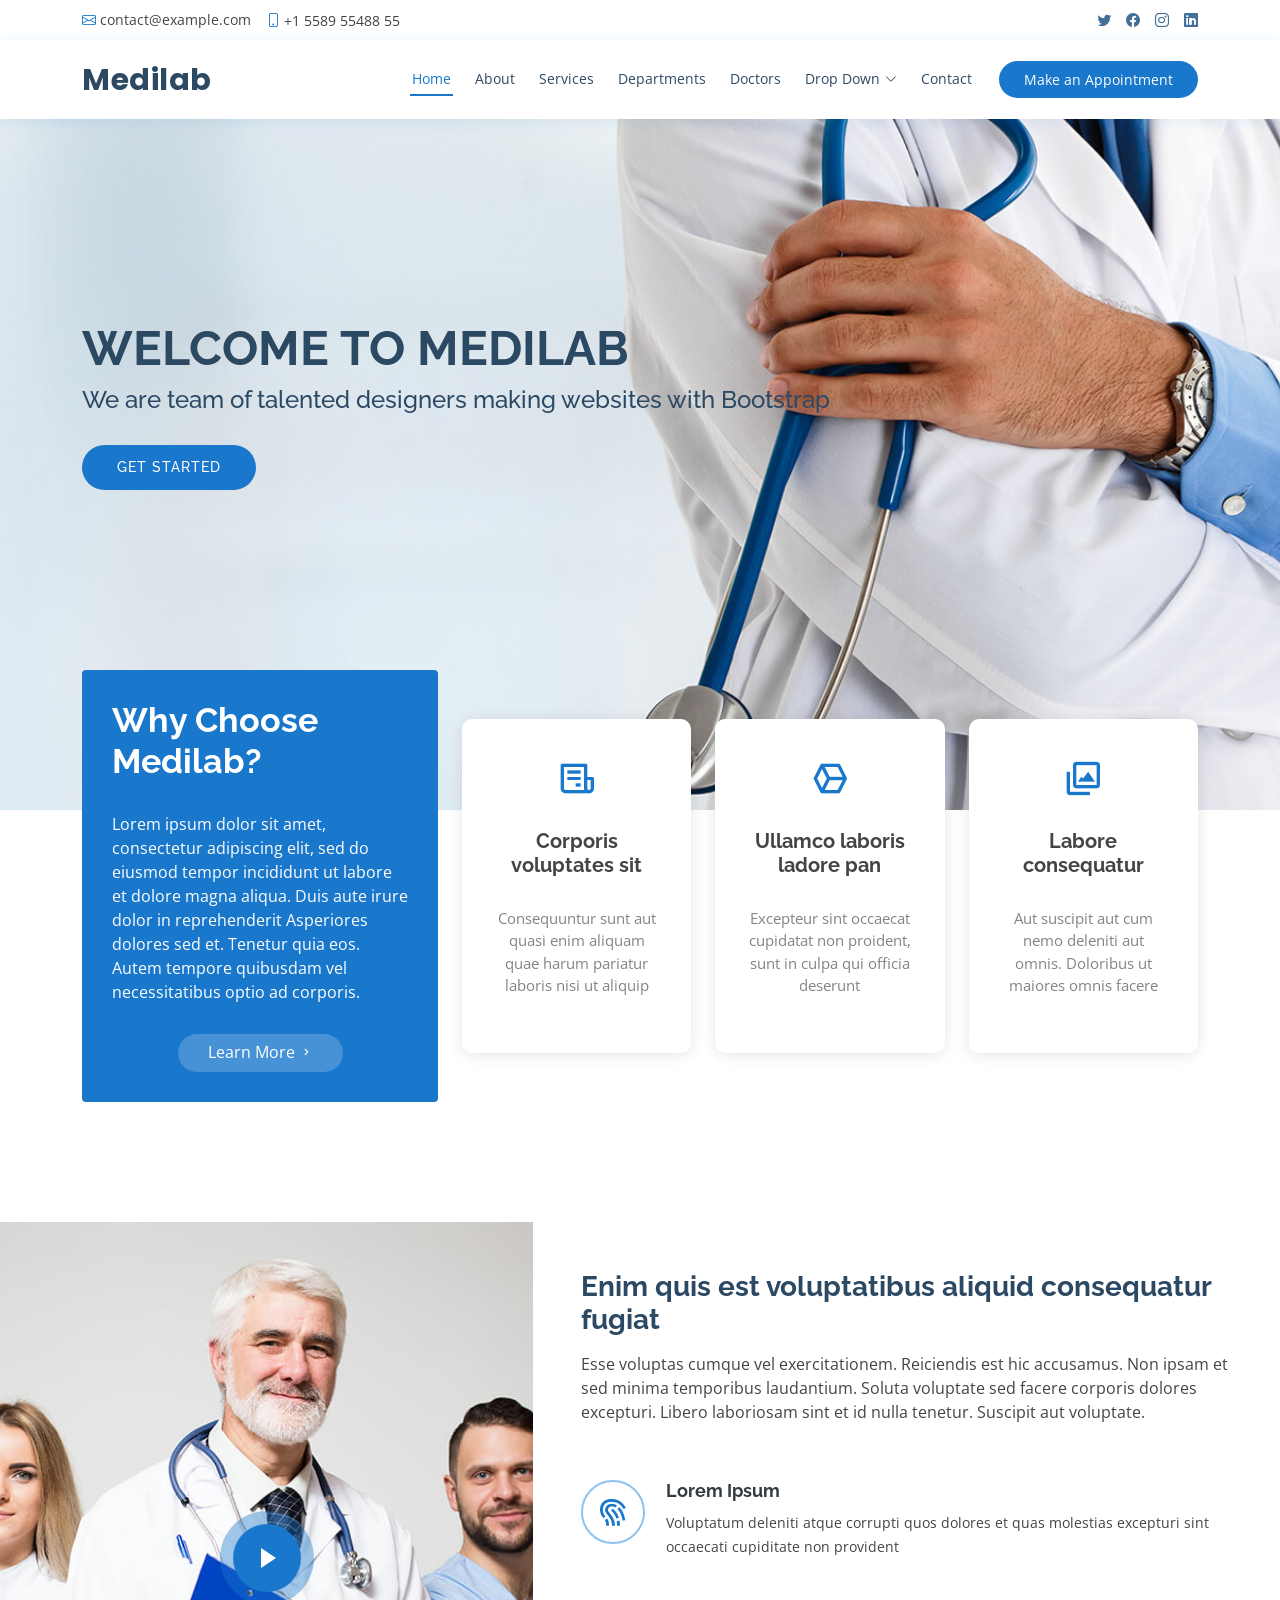
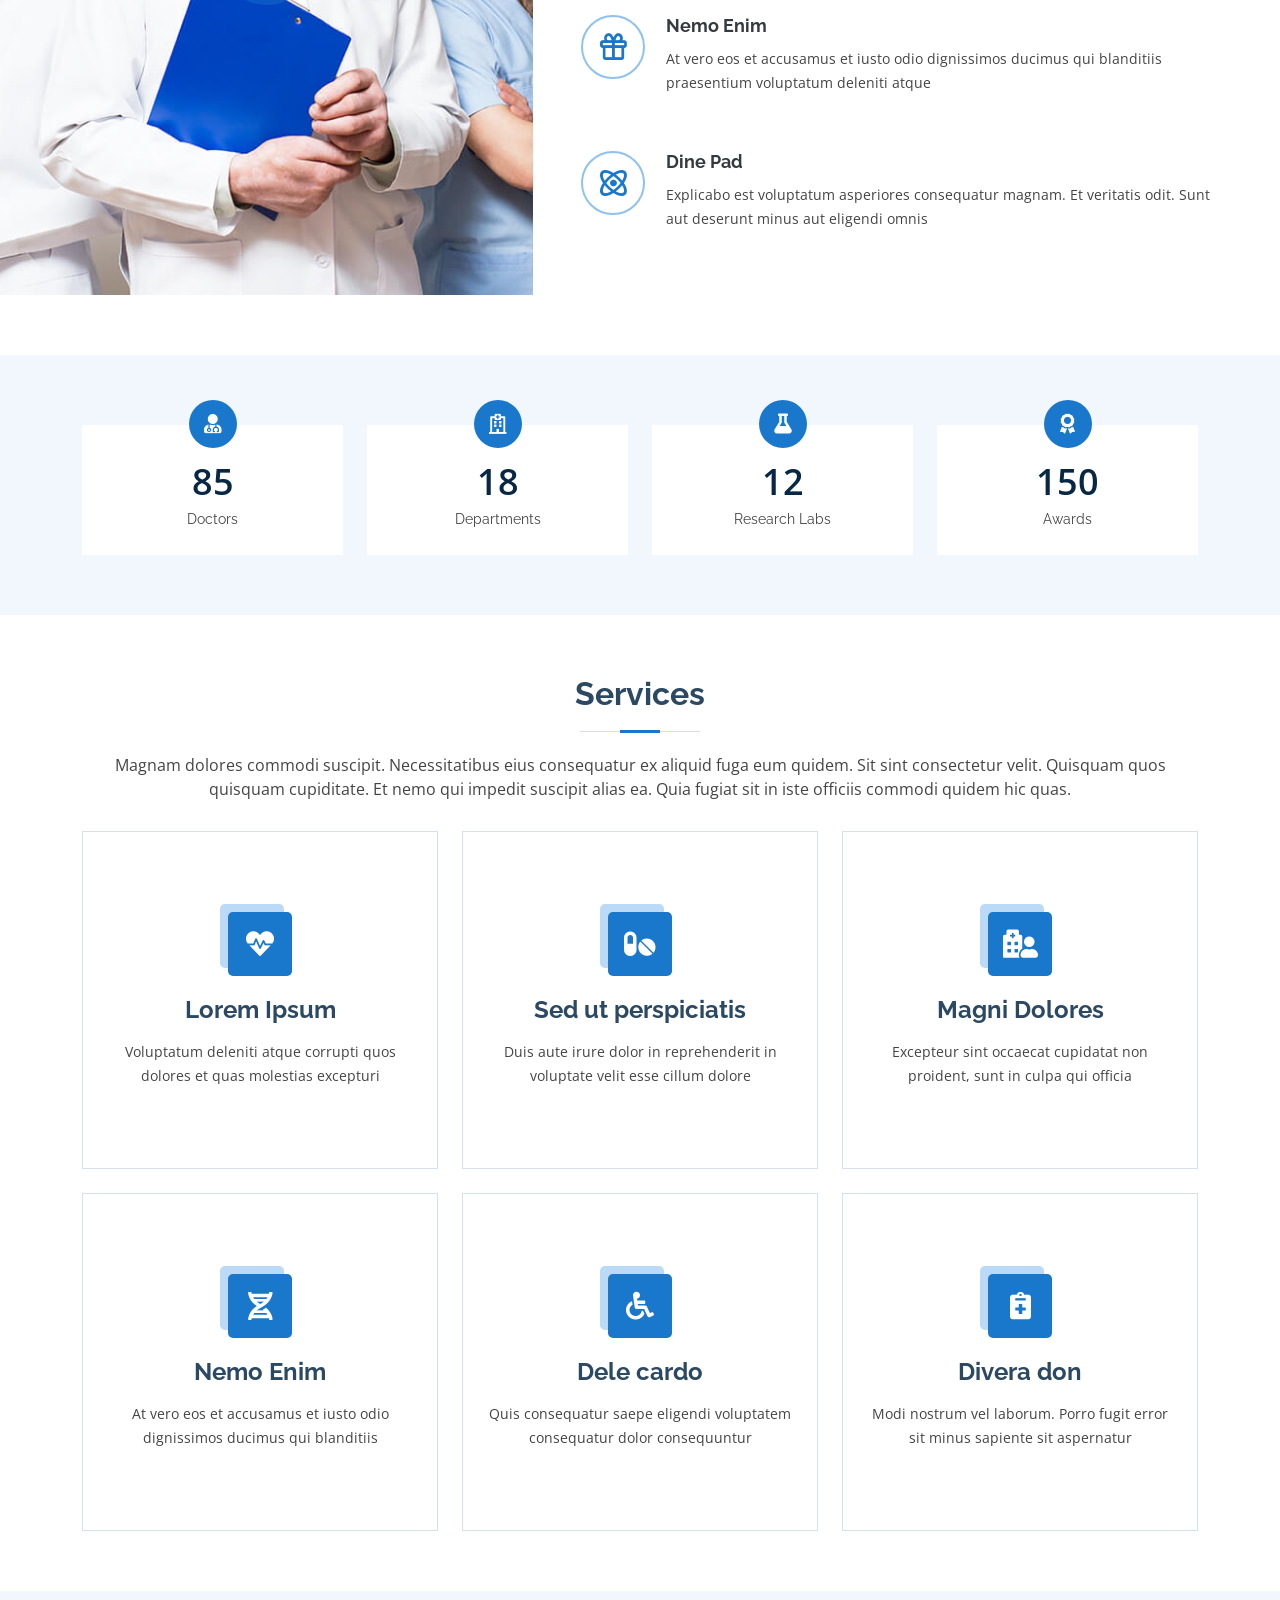
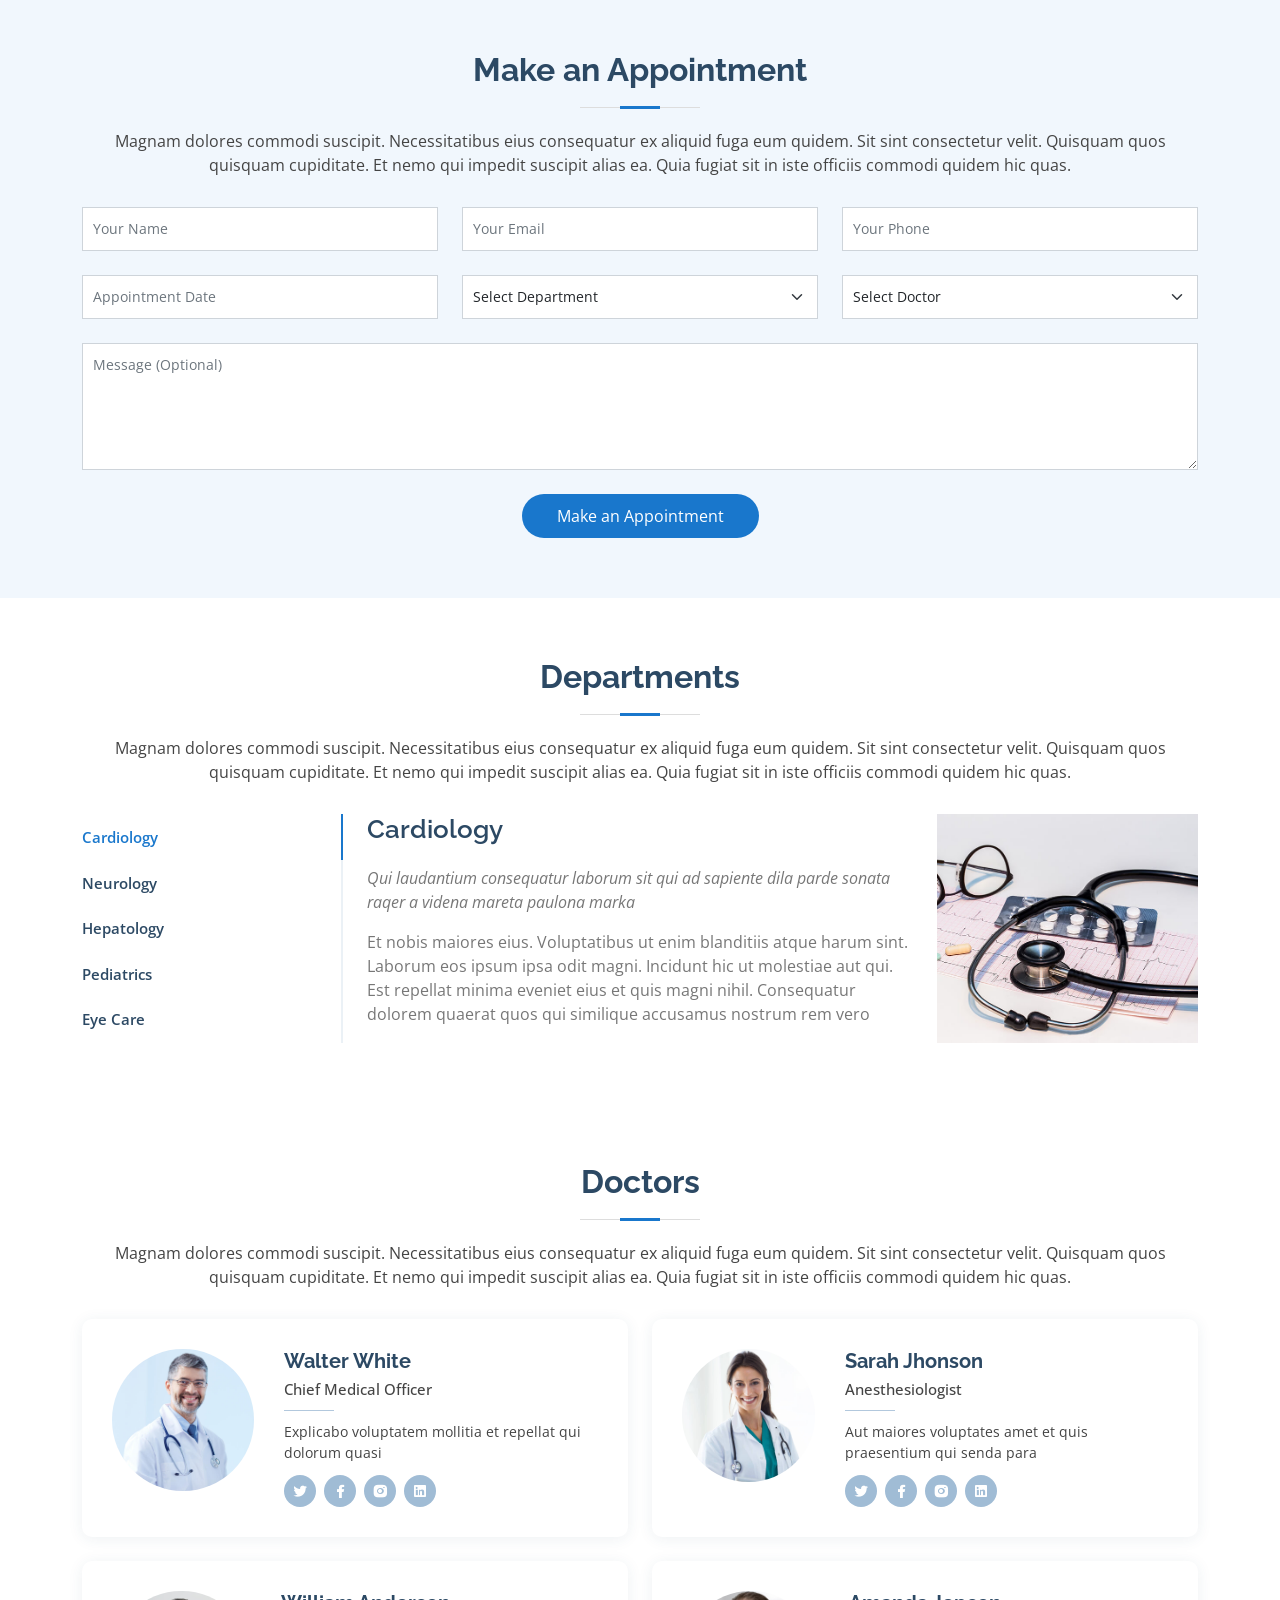
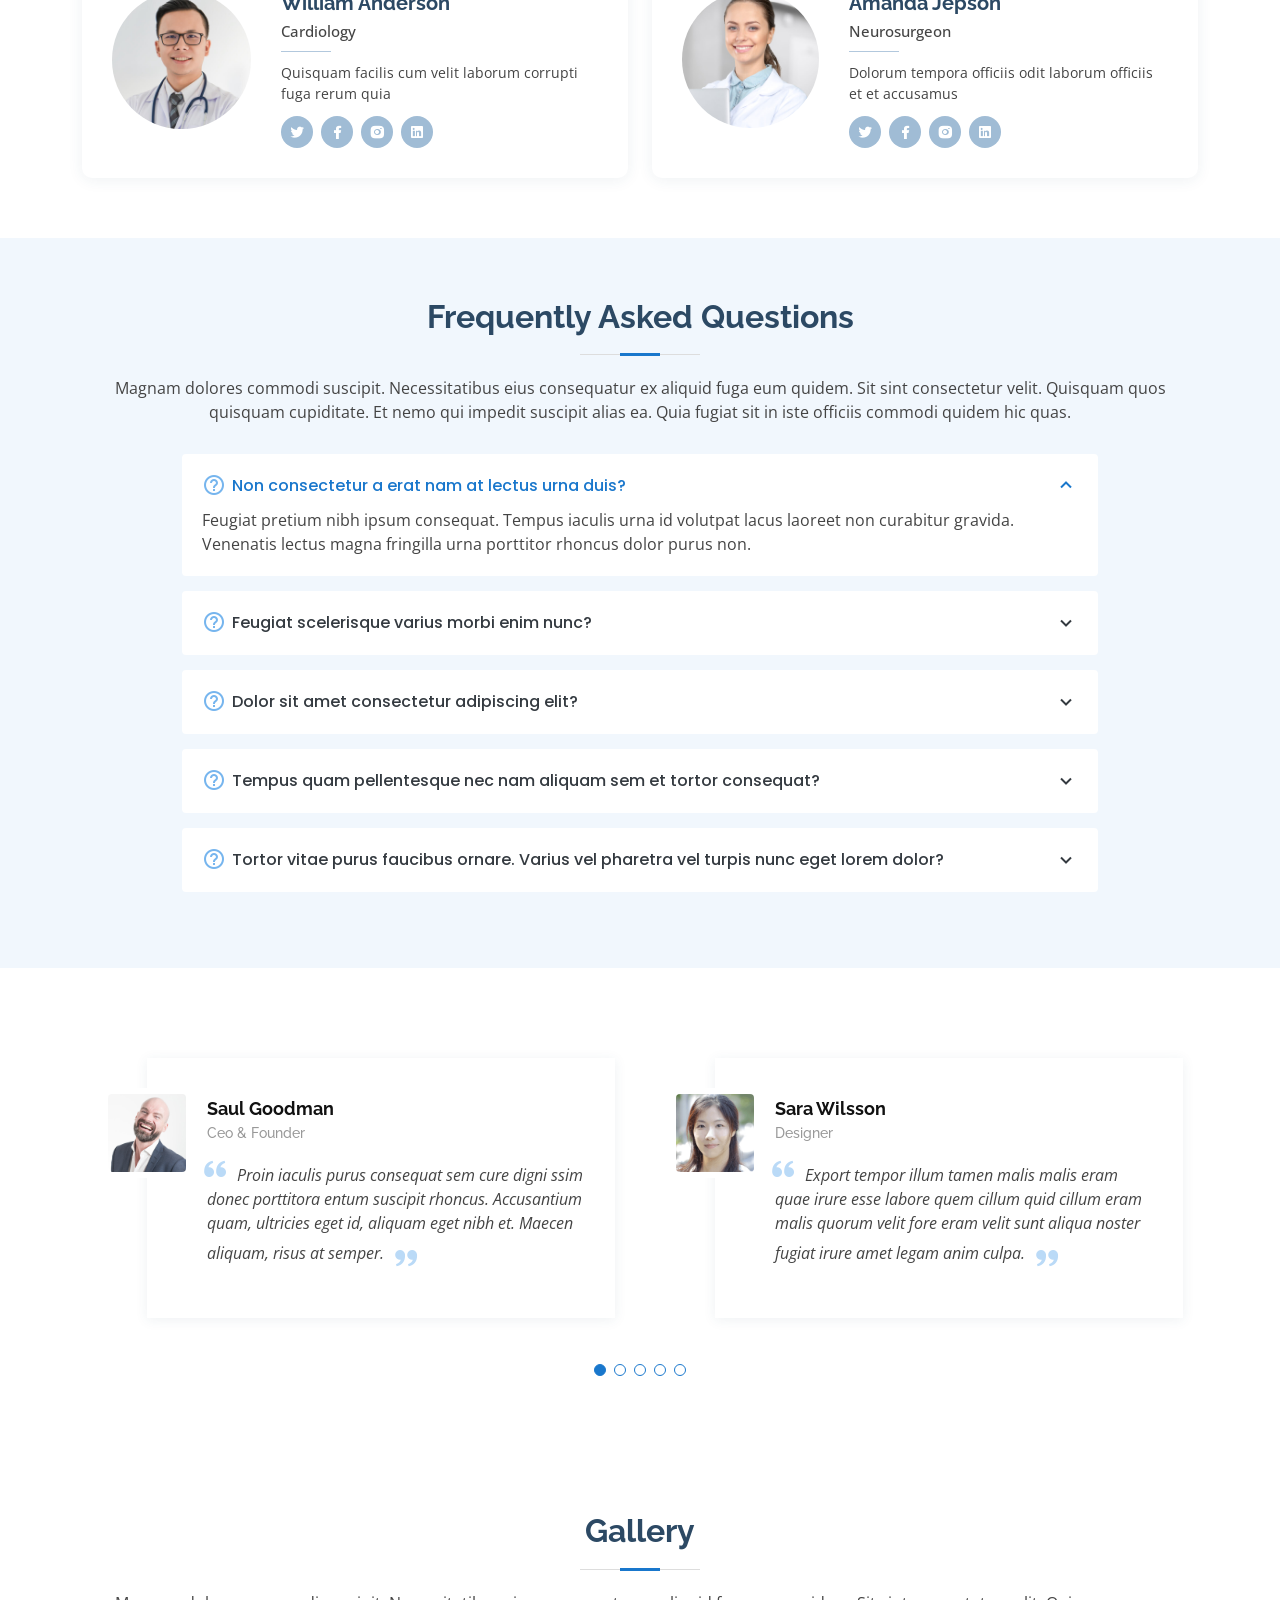
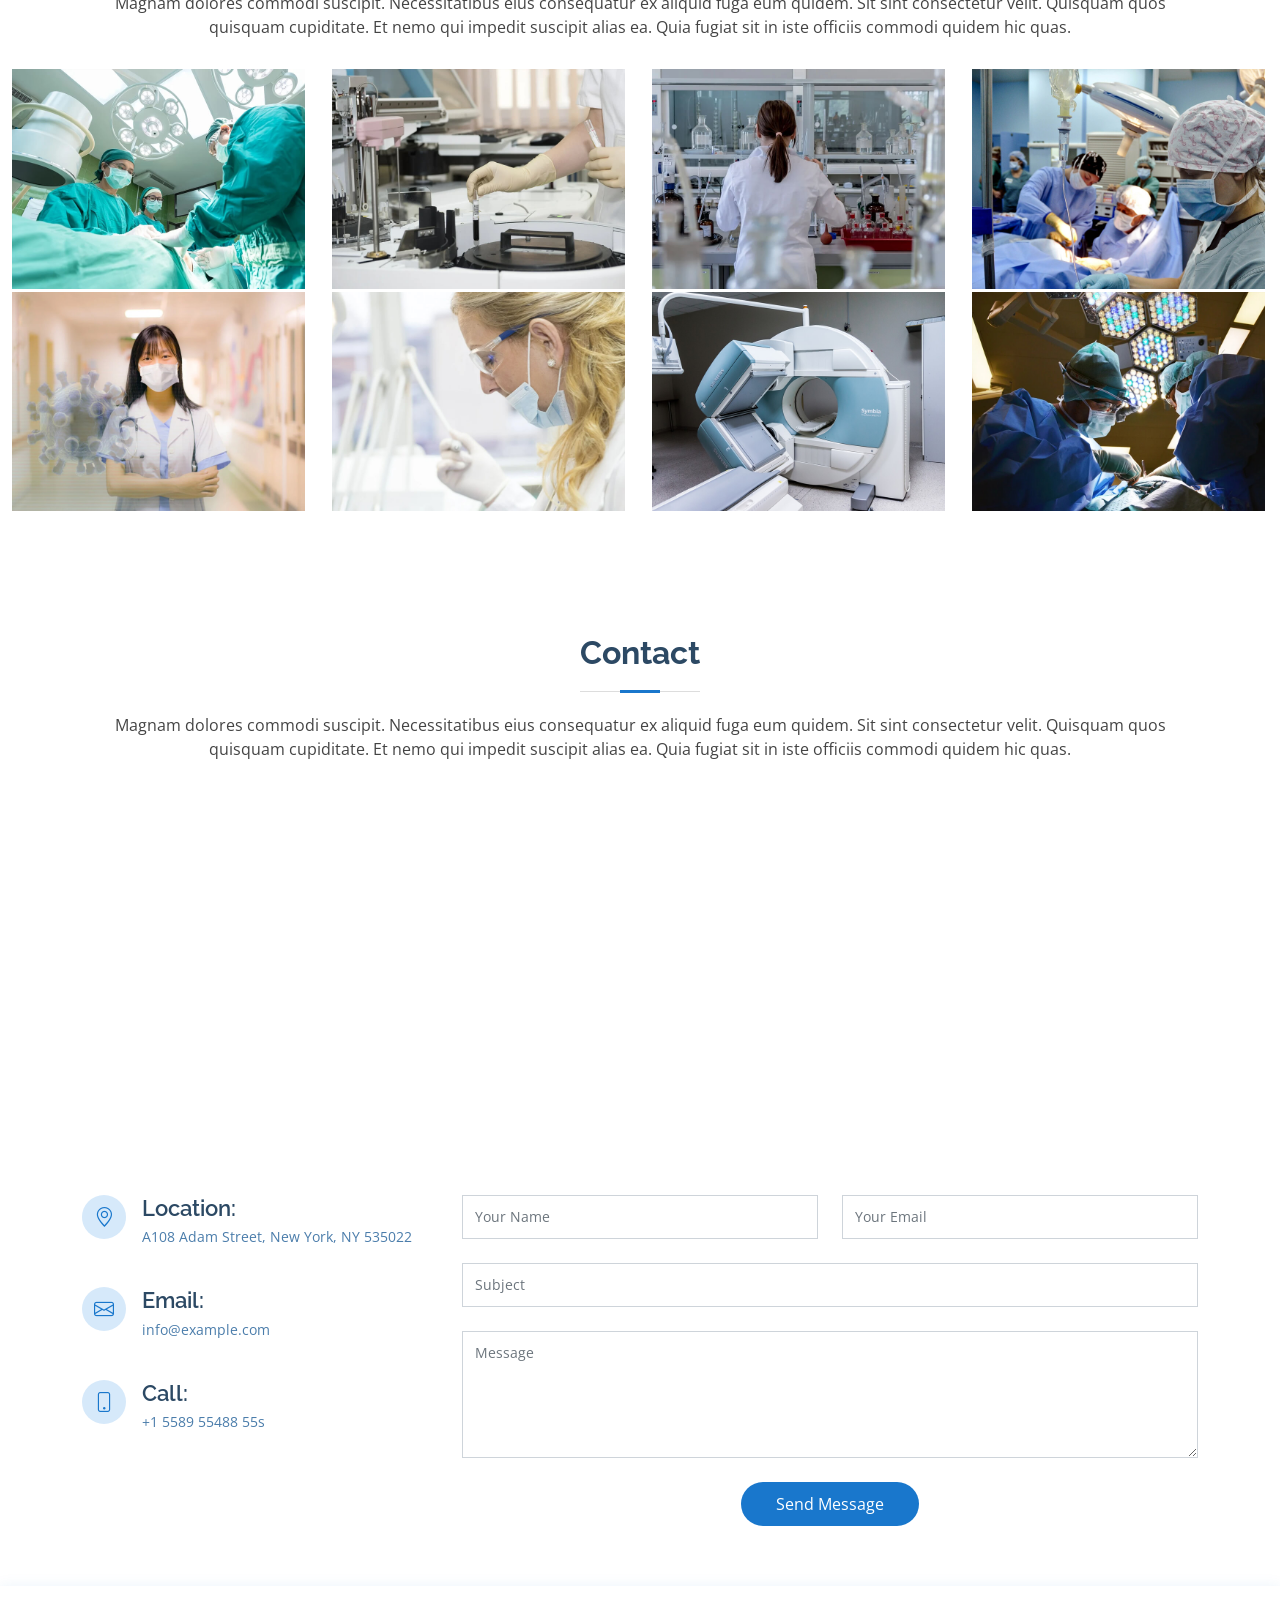
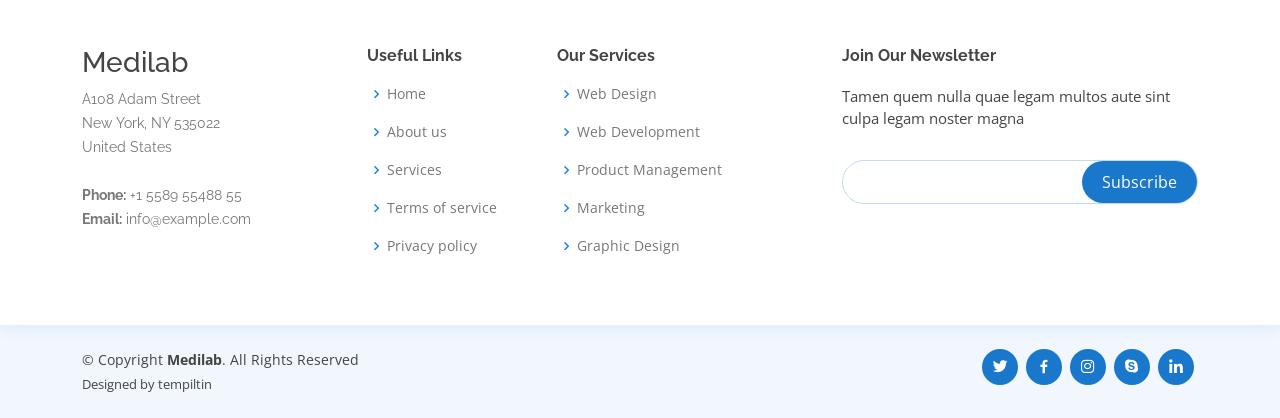
<file: index.html>
<!DOCTYPE html>
<html lang="en">

<head>
  <meta charset="utf-8">
  <meta content="width=device-width, initial-scale=1.0" name="viewport">

  <title>Medilab </title>
  <meta content="" name="description">
  <meta content="" name="keywords">

  <!-- Favicons -->
  <link href="https://icon-library.com/images/letter-t-icon/letter-t-icon-11.jpg" rel="icon">
  <link href="assets/img/apple-touch-icon.png" rel="apple-touch-icon">

  <!-- Google Fonts -->
  <link href="https://fonts.googleapis.com/css?family=Open+Sans:300,300i,400,400i,600,600i,700,700i|Raleway:300,300i,400,400i,500,500i,600,600i,700,700i|Poppins:300,300i,400,400i,500,500i,600,600i,700,700i" rel="stylesheet">

  <!-- Vendor CSS Files -->
  <link href="assets/vendor/fontawesome-free/css/all.min.css" rel="stylesheet">
  <link href="assets/vendor/animate.css/animate.min.css" rel="stylesheet">
  <link href="assets/vendor/bootstrap/css/bootstrap.min.css" rel="stylesheet">
  <link href="assets/vendor/bootstrap-icons/bootstrap-icons.css" rel="stylesheet">
  <link href="assets/vendor/boxicons/css/boxicons.min.css" rel="stylesheet">
  <link href="assets/vendor/glightbox/css/glightbox.min.css" rel="stylesheet">
  <link href="assets/vendor/remixicon/remixicon.css" rel="stylesheet">
  <link href="assets/vendor/swiper/swiper-bundle.min.css" rel="stylesheet">

  <!-- Template Main CSS File -->
  <link href="assets/css/style.css" rel="stylesheet">

 
</head>

<body>

  <!-- ======= Top Bar ======= -->
  <div id="topbar" class="d-flex align-items-center fixed-top">
    <div class="container d-flex justify-content-between">
      <div class="contact-info d-flex align-items-center">
        <i class="bi bi-envelope"></i> <a>contact@example.com</a>
        <i class="bi bi-phone"></i> +1 5589 55488 55
      </div>
      <div class="d-none d-lg-flex social-links align-items-center">
        <a href="#" class="twitter"><i class="bi bi-twitter"></i></a>
        <a href="#" class="facebook"><i class="bi bi-facebook"></i></a>
        <a href="#" class="instagram"><i class="bi bi-instagram"></i></a>
        <a href="#" class="linkedin"><i class="bi bi-linkedin"></i></a>
      </div>
    </div>
  </div>

  <!-- ======= Header ======= -->
  <header id="header" class="fixed-top">
    <div class="container d-flex align-items-center">

      <h1 class="logo me-auto"><a href="index.html">Medilab</a></h1>
      <!-- Uncomment below if you prefer to use an image logo -->
      <!-- <a href="index.html" class="logo me-auto"><img src="assets/img/logo.png" alt="" class="img-fluid"></a>-->

      <nav id="navbar" class="navbar order-last order-lg-0">
        <ul>
          <li><a class="nav-link scrollto active" href="#hero">Home</a></li>
          <li><a class="nav-link scrollto" href="#about">About</a></li>
          <li><a class="nav-link scrollto" href="#services">Services</a></li>
          <li><a class="nav-link scrollto" href="#departments">Departments</a></li>
          <li><a class="nav-link scrollto" href="#doctors">Doctors</a></li>
          <li class="dropdown"><a href="#"><span>Drop Down</span> <i class="bi bi-chevron-down"></i></a>
            <ul>
              <li><a href="#">Drop Down 1</a></li>
              <li class="dropdown"><a href="#"><span>Deep Drop Down</span> <i class="bi bi-chevron-right"></i></a>
                <ul>
                  <li><a href="#">Deep Drop Down 1</a></li>
                  <li><a href="#">Deep Drop Down 2</a></li>
                  <li><a href="#">Deep Drop Down 3</a></li>
                  <li><a href="#">Deep Drop Down 4</a></li>
                  <li><a href="#">Deep Drop Down 5</a></li>
                </ul>
              </li>
              <li><a href="#">Drop Down 2</a></li>
              <li><a href="#">Drop Down 3</a></li>
              <li><a href="#">Drop Down 4</a></li>
            </ul>
          </li>
          <li><a class="nav-link scrollto" href="#contact">Contact</a></li>
        </ul>
        <i class="bi bi-list mobile-nav-toggle"></i>
      </nav><!-- .navbar -->

      <a href="#appointment" class="appointment-btn scrollto"><span class="d-none d-md-inline">Make an</span> Appointment</a>

    </div>
  </header><!-- End Header -->

  <!-- ======= Hero Section ======= -->
  <section id="hero" class="d-flex align-items-center">
    <div class="container">
      <h1>Welcome to Medilab</h1>
      <h2>We are team of talented designers making websites with Bootstrap</h2>
      <a href="#about" class="btn-get-started scrollto">Get Started</a>
    </div>
  </section><!-- End Hero -->

  <main id="main">

    <!-- ======= Why Us Section ======= -->
    <section id="why-us" class="why-us">
      <div class="container">

        <div class="row">
          <div class="col-lg-4 d-flex align-items-stretch">
            <div class="content">
              <h3>Why Choose Medilab?</h3>
              <p>
                Lorem ipsum dolor sit amet, consectetur adipiscing elit, sed do eiusmod tempor incididunt ut labore et dolore magna aliqua. Duis aute irure dolor in reprehenderit
                Asperiores dolores sed et. Tenetur quia eos. Autem tempore quibusdam vel necessitatibus optio ad corporis.
              </p>
              <div class="text-center">
                <a href="#" class="more-btn">Learn More <i class="bx bx-chevron-right"></i></a>
              </div>
            </div>
          </div>
          <div class="col-lg-8 d-flex align-items-stretch">
            <div class="icon-boxes d-flex flex-column justify-content-center">
              <div class="row">
                <div class="col-xl-4 d-flex align-items-stretch">
                  <div class="icon-box mt-4 mt-xl-0">
                    <i class="bx bx-receipt"></i>
                    <h4>Corporis voluptates sit</h4>
                    <p>Consequuntur sunt aut quasi enim aliquam quae harum pariatur laboris nisi ut aliquip</p>
                  </div>
                </div>
                <div class="col-xl-4 d-flex align-items-stretch">
                  <div class="icon-box mt-4 mt-xl-0">
                    <i class="bx bx-cube-alt"></i>
                    <h4>Ullamco laboris ladore pan</h4>
                    <p>Excepteur sint occaecat cupidatat non proident, sunt in culpa qui officia deserunt</p>
                  </div>
                </div>
                <div class="col-xl-4 d-flex align-items-stretch">
                  <div class="icon-box mt-4 mt-xl-0">
                    <i class="bx bx-images"></i>
                    <h4>Labore consequatur</h4>
                    <p>Aut suscipit aut cum nemo deleniti aut omnis. Doloribus ut maiores omnis facere</p>
                  </div>
                </div>
              </div>
            </div><!-- End .content-->
          </div>
        </div>

      </div>
    </section><!-- End Why Us Section -->

    <!-- ======= About Section ======= -->
    <section id="about" class="about">
      <div class="container-fluid">

        <div class="row">
          <div class="col-xl-5 col-lg-6 video-box d-flex justify-content-center align-items-stretch position-relative">
            <a href="https://www.youtube.com/watch?v=jDDaplaOz7Q" class="glightbox play-btn mb-4"></a>
          </div>

          <div class="col-xl-7 col-lg-6 icon-boxes d-flex flex-column align-items-stretch justify-content-center py-5 px-lg-5">
            <h3>Enim quis est voluptatibus aliquid consequatur fugiat</h3>
            <p>Esse voluptas cumque vel exercitationem. Reiciendis est hic accusamus. Non ipsam et sed minima temporibus laudantium. Soluta voluptate sed facere corporis dolores excepturi. Libero laboriosam sint et id nulla tenetur. Suscipit aut voluptate.</p>

            <div class="icon-box">
              <div class="icon"><i class="bx bx-fingerprint"></i></div>
              <h4 class="title"><a href="">Lorem Ipsum</a></h4>
              <p class="description">Voluptatum deleniti atque corrupti quos dolores et quas molestias excepturi sint occaecati cupiditate non provident</p>
            </div>

            <div class="icon-box">
              <div class="icon"><i class="bx bx-gift"></i></div>
              <h4 class="title"><a href="">Nemo Enim</a></h4>
              <p class="description">At vero eos et accusamus et iusto odio dignissimos ducimus qui blanditiis praesentium voluptatum deleniti atque</p>
            </div>

            <div class="icon-box">
              <div class="icon"><i class="bx bx-atom"></i></div>
              <h4 class="title"><a href="">Dine Pad</a></h4>
              <p class="description">Explicabo est voluptatum asperiores consequatur magnam. Et veritatis odit. Sunt aut deserunt minus aut eligendi omnis</p>
            </div>

          </div>
        </div>

      </div>
    </section><!-- End About Section -->

    <!-- ======= Counts Section ======= -->
    <section id="counts" class="counts">
      <div class="container">

        <div class="row">

          <div class="col-lg-3 col-md-6">
            <div class="count-box">
              <i class="fas fa-user-md"></i>
              <span data-purecounter-start="0" data-purecounter-end="85" data-purecounter-duration="1" class="purecounter"></span>
              <p>Doctors</p>
            </div>
          </div>

          <div class="col-lg-3 col-md-6 mt-5 mt-md-0">
            <div class="count-box">
              <i class="far fa-hospital"></i>
              <span data-purecounter-start="0" data-purecounter-end="18" data-purecounter-duration="1" class="purecounter"></span>
              <p>Departments</p>
            </div>
          </div>

          <div class="col-lg-3 col-md-6 mt-5 mt-lg-0">
            <div class="count-box">
              <i class="fas fa-flask"></i>
              <span data-purecounter-start="0" data-purecounter-end="12" data-purecounter-duration="1" class="purecounter"></span>
              <p>Research Labs</p>
            </div>
          </div>

          <div class="col-lg-3 col-md-6 mt-5 mt-lg-0">
            <div class="count-box">
              <i class="fas fa-award"></i>
              <span data-purecounter-start="0" data-purecounter-end="150" data-purecounter-duration="1" class="purecounter"></span>
              <p>Awards</p>
            </div>
          </div>

        </div>

      </div>
    </section><!-- End Counts Section -->

    <!-- ======= Services Section ======= -->
    <section id="services" class="services">
      <div class="container">

        <div class="section-title">
          <h2>Services</h2>
          <p>Magnam dolores commodi suscipit. Necessitatibus eius consequatur ex aliquid fuga eum quidem. Sit sint consectetur velit. Quisquam quos quisquam cupiditate. Et nemo qui impedit suscipit alias ea. Quia fugiat sit in iste officiis commodi quidem hic quas.</p>
        </div>

        <div class="row">
          <div class="col-lg-4 col-md-6 d-flex align-items-stretch">
            <div class="icon-box">
              <div class="icon"><i class="fas fa-heartbeat"></i></div>
              <h4><a href="">Lorem Ipsum</a></h4>
              <p>Voluptatum deleniti atque corrupti quos dolores et quas molestias excepturi</p>
            </div>
          </div>

          <div class="col-lg-4 col-md-6 d-flex align-items-stretch mt-4 mt-md-0">
            <div class="icon-box">
              <div class="icon"><i class="fas fa-pills"></i></div>
              <h4><a href="">Sed ut perspiciatis</a></h4>
              <p>Duis aute irure dolor in reprehenderit in voluptate velit esse cillum dolore</p>
            </div>
          </div>

          <div class="col-lg-4 col-md-6 d-flex align-items-stretch mt-4 mt-lg-0">
            <div class="icon-box">
              <div class="icon"><i class="fas fa-hospital-user"></i></div>
              <h4><a href="">Magni Dolores</a></h4>
              <p>Excepteur sint occaecat cupidatat non proident, sunt in culpa qui officia</p>
            </div>
          </div>

          <div class="col-lg-4 col-md-6 d-flex align-items-stretch mt-4">
            <div class="icon-box">
              <div class="icon"><i class="fas fa-dna"></i></div>
              <h4><a href="">Nemo Enim</a></h4>
              <p>At vero eos et accusamus et iusto odio dignissimos ducimus qui blanditiis</p>
            </div>
          </div>

          <div class="col-lg-4 col-md-6 d-flex align-items-stretch mt-4">
            <div class="icon-box">
              <div class="icon"><i class="fas fa-wheelchair"></i></div>
              <h4><a href="">Dele cardo</a></h4>
              <p>Quis consequatur saepe eligendi voluptatem consequatur dolor consequuntur</p>
            </div>
          </div>

          <div class="col-lg-4 col-md-6 d-flex align-items-stretch mt-4">
            <div class="icon-box">
              <div class="icon"><i class="fas fa-notes-medical"></i></div>
              <h4><a href="">Divera don</a></h4>
              <p>Modi nostrum vel laborum. Porro fugit error sit minus sapiente sit aspernatur</p>
            </div>
          </div>

        </div>

      </div>
    </section><!-- End Services Section -->

    <!-- ======= Appointment Section ======= -->
    <section id="appointment" class="appointment section-bg">
      <div class="container">

        <div class="section-title">
          <h2>Make an Appointment</h2>
          <p>Magnam dolores commodi suscipit. Necessitatibus eius consequatur ex aliquid fuga eum quidem. Sit sint consectetur velit. Quisquam quos quisquam cupiditate. Et nemo qui impedit suscipit alias ea. Quia fugiat sit in iste officiis commodi quidem hic quas.</p>
        </div>

        <form action="forms/appointment.php" method="post" role="form" class="php-email-form">
          <div class="row">
            <div class="col-md-4 form-group">
              <input type="text" name="name" class="form-control" id="name" placeholder="Your Name" data-rule="minlen:4" data-msg="Please enter at least 4 chars">
              <div class="validate"></div>
            </div>
            <div class="col-md-4 form-group mt-3 mt-md-0">
              <input type="email" class="form-control" name="email" id="email" placeholder="Your Email" data-rule="email" data-msg="Please enter a valid email">
              <div class="validate"></div>
            </div>
            <div class="col-md-4 form-group mt-3 mt-md-0">
              <input type="tel" class="form-control" name="phone" id="phone" placeholder="Your Phone" data-rule="minlen:4" data-msg="Please enter at least 4 chars">
              <div class="validate"></div>
            </div>
          </div>
          <div class="row">
            <div class="col-md-4 form-group mt-3">
              <input type="datetime" name="date" class="form-control datepicker" id="date" placeholder="Appointment Date" data-rule="minlen:4" data-msg="Please enter at least 4 chars">
              <div class="validate"></div>
            </div>
            <div class="col-md-4 form-group mt-3">
              <select name="department" id="department" class="form-select">
                <option value="">Select Department</option>
                <option value="Department 1">Department 1</option>
                <option value="Department 2">Department 2</option>
                <option value="Department 3">Department 3</option>
              </select>
              <div class="validate"></div>
            </div>
            <div class="col-md-4 form-group mt-3">
              <select name="doctor" id="doctor" class="form-select">
                <option value="">Select Doctor</option>
                <option value="Doctor 1">Doctor 1</option>
                <option value="Doctor 2">Doctor 2</option>
                <option value="Doctor 3">Doctor 3</option>
              </select>
              <div class="validate"></div>
            </div>
          </div>

          <div class="form-group mt-3">
            <textarea class="form-control" name="message" rows="5" placeholder="Message (Optional)"></textarea>
            <div class="validate"></div>
          </div>
          <div class="mb-3">
            <div class="loading">Loading</div>
            <div class="error-message"></div>
            <div class="sent-message">Your appointment request has been sent successfully. Thank you!</div>
          </div>
          <div class="text-center"><button type="submit">Make an Appointment</button></div>
        </form>

      </div>
    </section><!-- End Appointment Section -->

    <!-- ======= Departments Section ======= -->
    <section id="departments" class="departments">
      <div class="container">

        <div class="section-title">
          <h2>Departments</h2>
          <p>Magnam dolores commodi suscipit. Necessitatibus eius consequatur ex aliquid fuga eum quidem. Sit sint consectetur velit. Quisquam quos quisquam cupiditate. Et nemo qui impedit suscipit alias ea. Quia fugiat sit in iste officiis commodi quidem hic quas.</p>
        </div>

        <div class="row">
          <div class="col-lg-3">
            <ul class="nav nav-tabs flex-column">
              <li class="nav-item">
                <a class="nav-link active show" data-bs-toggle="tab" href="#tab-1">Cardiology</a>
              </li>
              <li class="nav-item">
                <a class="nav-link" data-bs-toggle="tab" href="#tab-2">Neurology</a>
              </li>
              <li class="nav-item">
                <a class="nav-link" data-bs-toggle="tab" href="#tab-3">Hepatology</a>
              </li>
              <li class="nav-item">
                <a class="nav-link" data-bs-toggle="tab" href="#tab-4">Pediatrics</a>
              </li>
              <li class="nav-item">
                <a class="nav-link" data-bs-toggle="tab" href="#tab-5">Eye Care</a>
              </li>
            </ul>
          </div>
          <div class="col-lg-9 mt-4 mt-lg-0">
            <div class="tab-content">
              <div class="tab-pane active show" id="tab-1">
                <div class="row">
                  <div class="col-lg-8 details order-2 order-lg-1">
                    <h3>Cardiology</h3>
                    <p class="fst-italic">Qui laudantium consequatur laborum sit qui ad sapiente dila parde sonata raqer a videna mareta paulona marka</p>
                    <p>Et nobis maiores eius. Voluptatibus ut enim blanditiis atque harum sint. Laborum eos ipsum ipsa odit magni. Incidunt hic ut molestiae aut qui. Est repellat minima eveniet eius et quis magni nihil. Consequatur dolorem quaerat quos qui similique accusamus nostrum rem vero</p>
                  </div>
                  <div class="col-lg-4 text-center order-1 order-lg-2">
                    <img src="assets/img/departments-1.jpg" alt="" class="img-fluid">
                  </div>
                </div>
              </div>
              <div class="tab-pane" id="tab-2">
                <div class="row">
                  <div class="col-lg-8 details order-2 order-lg-1">
                    <h3>Et blanditiis nemo veritatis excepturi</h3>
                    <p class="fst-italic">Qui laudantium consequatur laborum sit qui ad sapiente dila parde sonata raqer a videna mareta paulona marka</p>
                    <p>Ea ipsum voluptatem consequatur quis est. Illum error ullam omnis quia et reiciendis sunt sunt est. Non aliquid repellendus itaque accusamus eius et velit ipsa voluptates. Optio nesciunt eaque beatae accusamus lerode pakto madirna desera vafle de nideran pal</p>
                  </div>
                  <div class="col-lg-4 text-center order-1 order-lg-2">
                    <img src="assets/img/departments-2.jpg" alt="" class="img-fluid">
                  </div>
                </div>
              </div>
              <div class="tab-pane" id="tab-3">
                <div class="row">
                  <div class="col-lg-8 details order-2 order-lg-1">
                    <h3>Impedit facilis occaecati odio neque aperiam sit</h3>
                    <p class="fst-italic">Eos voluptatibus quo. Odio similique illum id quidem non enim fuga. Qui natus non sunt dicta dolor et. In asperiores velit quaerat perferendis aut</p>
                    <p>Iure officiis odit rerum. Harum sequi eum illum corrupti culpa veritatis quisquam. Neque necessitatibus illo rerum eum ut. Commodi ipsam minima molestiae sed laboriosam a iste odio. Earum odit nesciunt fugiat sit ullam. Soluta et harum voluptatem optio quae</p>
                  </div>
                  <div class="col-lg-4 text-center order-1 order-lg-2">
                    <img src="assets/img/departments-3.jpg" alt="" class="img-fluid">
                  </div>
                </div>
              </div>
              <div class="tab-pane" id="tab-4">
                <div class="row">
                  <div class="col-lg-8 details order-2 order-lg-1">
                    <h3>Fuga dolores inventore laboriosam ut est accusamus laboriosam dolore</h3>
                    <p class="fst-italic">Totam aperiam accusamus. Repellat consequuntur iure voluptas iure porro quis delectus</p>
                    <p>Eaque consequuntur consequuntur libero expedita in voluptas. Nostrum ipsam necessitatibus aliquam fugiat debitis quis velit. Eum ex maxime error in consequatur corporis atque. Eligendi asperiores sed qui veritatis aperiam quia a laborum inventore</p>
                  </div>
                  <div class="col-lg-4 text-center order-1 order-lg-2">
                    <img src="assets/img/departments-4.jpg" alt="" class="img-fluid">
                  </div>
                </div>
              </div>
              <div class="tab-pane" id="tab-5">
                <div class="row">
                  <div class="col-lg-8 details order-2 order-lg-1">
                    <h3>Est eveniet ipsam sindera pad rone matrelat sando reda</h3>
                    <p class="fst-italic">Omnis blanditiis saepe eos autem qui sunt debitis porro quia.</p>
                    <p>Exercitationem nostrum omnis. Ut reiciendis repudiandae minus. Omnis recusandae ut non quam ut quod eius qui. Ipsum quia odit vero atque qui quibusdam amet. Occaecati sed est sint aut vitae molestiae voluptate vel</p>
                  </div>
                  <div class="col-lg-4 text-center order-1 order-lg-2">
                    <img src="assets/img/departments-5.jpg" alt="" class="img-fluid">
                  </div>
                </div>
              </div>
            </div>
          </div>
        </div>

      </div>
    </section><!-- End Departments Section -->

    <!-- ======= Doctors Section ======= -->
    <section id="doctors" class="doctors">
      <div class="container">

        <div class="section-title">
          <h2>Doctors</h2>
          <p>Magnam dolores commodi suscipit. Necessitatibus eius consequatur ex aliquid fuga eum quidem. Sit sint consectetur velit. Quisquam quos quisquam cupiditate. Et nemo qui impedit suscipit alias ea. Quia fugiat sit in iste officiis commodi quidem hic quas.</p>
        </div>

        <div class="row">

          <div class="col-lg-6">
            <div class="member d-flex align-items-start">
              <div class="pic"><img src="assets/img/doctors/doctors-1.jpg" class="img-fluid" alt=""></div>
              <div class="member-info">
                <h4>Walter White</h4>
                <span>Chief Medical Officer</span>
                <p>Explicabo voluptatem mollitia et repellat qui dolorum quasi</p>
                <div class="social">
                  <a href=""><i class="ri-twitter-fill"></i></a>
                  <a href=""><i class="ri-facebook-fill"></i></a>
                  <a href=""><i class="ri-instagram-fill"></i></a>
                  <a href=""> <i class="ri-linkedin-box-fill"></i> </a>
                </div>
              </div>
            </div>
          </div>

          <div class="col-lg-6 mt-4 mt-lg-0">
            <div class="member d-flex align-items-start">
              <div class="pic"><img src="assets/img/doctors/doctors-2.jpg" class="img-fluid" alt=""></div>
              <div class="member-info">
                <h4>Sarah Jhonson</h4>
                <span>Anesthesiologist</span>
                <p>Aut maiores voluptates amet et quis praesentium qui senda para</p>
                <div class="social">
                  <a href=""><i class="ri-twitter-fill"></i></a>
                  <a href=""><i class="ri-facebook-fill"></i></a>
                  <a href=""><i class="ri-instagram-fill"></i></a>
                  <a href=""> <i class="ri-linkedin-box-fill"></i> </a>
                </div>
              </div>
            </div>
          </div>

          <div class="col-lg-6 mt-4">
            <div class="member d-flex align-items-start">
              <div class="pic"><img src="assets/img/doctors/doctors-3.jpg" class="img-fluid" alt=""></div>
              <div class="member-info">
                <h4>William Anderson</h4>
                <span>Cardiology</span>
                <p>Quisquam facilis cum velit laborum corrupti fuga rerum quia</p>
                <div class="social">
                  <a href=""><i class="ri-twitter-fill"></i></a>
                  <a href=""><i class="ri-facebook-fill"></i></a>
                  <a href=""><i class="ri-instagram-fill"></i></a>
                  <a href=""> <i class="ri-linkedin-box-fill"></i> </a>
                </div>
              </div>
            </div>
          </div>

          <div class="col-lg-6 mt-4">
            <div class="member d-flex align-items-start">
              <div class="pic"><img src="assets/img/doctors/doctors-4.jpg" class="img-fluid" alt=""></div>
              <div class="member-info">
                <h4>Amanda Jepson</h4>
                <span>Neurosurgeon</span>
                <p>Dolorum tempora officiis odit laborum officiis et et accusamus</p>
                <div class="social">
                  <a href=""><i class="ri-twitter-fill"></i></a>
                  <a href=""><i class="ri-facebook-fill"></i></a>
                  <a href=""><i class="ri-instagram-fill"></i></a>
                  <a href=""> <i class="ri-linkedin-box-fill"></i> </a>
                </div>
              </div>
            </div>
          </div>

        </div>

      </div>
    </section><!-- End Doctors Section -->

    <!-- ======= Frequently Asked Questions Section ======= -->
    <section id="faq" class="faq section-bg">
      <div class="container">

        <div class="section-title">
          <h2>Frequently Asked Questions</h2>
          <p>Magnam dolores commodi suscipit. Necessitatibus eius consequatur ex aliquid fuga eum quidem. Sit sint consectetur velit. Quisquam quos quisquam cupiditate. Et nemo qui impedit suscipit alias ea. Quia fugiat sit in iste officiis commodi quidem hic quas.</p>
        </div>

        <div class="faq-list">
          <ul>
            <li data-aos="fade-up">
              <i class="bx bx-help-circle icon-help"></i> <a data-bs-toggle="collapse" class="collapse" data-bs-target="#faq-list-1">Non consectetur a erat nam at lectus urna duis? <i class="bx bx-chevron-down icon-show"></i><i class="bx bx-chevron-up icon-close"></i></a>
              <div id="faq-list-1" class="collapse show" data-bs-parent=".faq-list">
                <p>
                  Feugiat pretium nibh ipsum consequat. Tempus iaculis urna id volutpat lacus laoreet non curabitur gravida. Venenatis lectus magna fringilla urna porttitor rhoncus dolor purus non.
                </p>
              </div>
            </li>

            <li data-aos="fade-up" data-aos-delay="100">
              <i class="bx bx-help-circle icon-help"></i> <a data-bs-toggle="collapse" data-bs-target="#faq-list-2" class="collapsed">Feugiat scelerisque varius morbi enim nunc? <i class="bx bx-chevron-down icon-show"></i><i class="bx bx-chevron-up icon-close"></i></a>
              <div id="faq-list-2" class="collapse" data-bs-parent=".faq-list">
                <p>
                  Dolor sit amet consectetur adipiscing elit pellentesque habitant morbi. Id interdum velit laoreet id donec ultrices. Fringilla phasellus faucibus scelerisque eleifend donec pretium. Est pellentesque elit ullamcorper dignissim. Mauris ultrices eros in cursus turpis massa tincidunt dui.
                </p>
              </div>
            </li>

            <li data-aos="fade-up" data-aos-delay="200">
              <i class="bx bx-help-circle icon-help"></i> <a data-bs-toggle="collapse" data-bs-target="#faq-list-3" class="collapsed">Dolor sit amet consectetur adipiscing elit? <i class="bx bx-chevron-down icon-show"></i><i class="bx bx-chevron-up icon-close"></i></a>
              <div id="faq-list-3" class="collapse" data-bs-parent=".faq-list">
                <p>
                  Eleifend mi in nulla posuere sollicitudin aliquam ultrices sagittis orci. Faucibus pulvinar elementum integer enim. Sem nulla pharetra diam sit amet nisl suscipit. Rutrum tellus pellentesque eu tincidunt. Lectus urna duis convallis convallis tellus. Urna molestie at elementum eu facilisis sed odio morbi quis
                </p>
              </div>
            </li>

            <li data-aos="fade-up" data-aos-delay="300">
              <i class="bx bx-help-circle icon-help"></i> <a data-bs-toggle="collapse" data-bs-target="#faq-list-4" class="collapsed">Tempus quam pellentesque nec nam aliquam sem et tortor consequat? <i class="bx bx-chevron-down icon-show"></i><i class="bx bx-chevron-up icon-close"></i></a>
              <div id="faq-list-4" class="collapse" data-bs-parent=".faq-list">
                <p>
                  Molestie a iaculis at erat pellentesque adipiscing commodo. Dignissim suspendisse in est ante in. Nunc vel risus commodo viverra maecenas accumsan. Sit amet nisl suscipit adipiscing bibendum est. Purus gravida quis blandit turpis cursus in.
                </p>
              </div>
            </li>

            <li data-aos="fade-up" data-aos-delay="400">
              <i class="bx bx-help-circle icon-help"></i> <a data-bs-toggle="collapse" data-bs-target="#faq-list-5" class="collapsed">Tortor vitae purus faucibus ornare. Varius vel pharetra vel turpis nunc eget lorem dolor? <i class="bx bx-chevron-down icon-show"></i><i class="bx bx-chevron-up icon-close"></i></a>
              <div id="faq-list-5" class="collapse" data-bs-parent=".faq-list">
                <p>
                  Laoreet sit amet cursus sit amet dictum sit amet justo. Mauris vitae ultricies leo integer malesuada nunc vel. Tincidunt eget nullam non nisi est sit amet. Turpis nunc eget lorem dolor sed. Ut venenatis tellus in metus vulputate eu scelerisque.
                </p>
              </div>
            </li>

          </ul>
        </div>

      </div>
    </section><!-- End Frequently Asked Questions Section -->

    <!-- ======= Testimonials Section ======= -->
    <section id="testimonials" class="testimonials">
      <div class="container">

        <div class="testimonials-slider swiper" data-aos="fade-up" data-aos-delay="100">
          <div class="swiper-wrapper">

            <div class="swiper-slide">
              <div class="testimonial-wrap">
                <div class="testimonial-item">
                  <img src="assets/img/testimonials/testimonials-1.jpg" class="testimonial-img" alt="">
                  <h3>Saul Goodman</h3>
                  <h4>Ceo &amp; Founder</h4>
                  <p>
                    <i class="bx bxs-quote-alt-left quote-icon-left"></i>
                    Proin iaculis purus consequat sem cure digni ssim donec porttitora entum suscipit rhoncus. Accusantium quam, ultricies eget id, aliquam eget nibh et. Maecen aliquam, risus at semper.
                    <i class="bx bxs-quote-alt-right quote-icon-right"></i>
                  </p>
                </div>
              </div>
            </div><!-- End testimonial item -->

            <div class="swiper-slide">
              <div class="testimonial-wrap">
                <div class="testimonial-item">
                  <img src="assets/img/testimonials/testimonials-2.jpg" class="testimonial-img" alt="">
                  <h3>Sara Wilsson</h3>
                  <h4>Designer</h4>
                  <p>
                    <i class="bx bxs-quote-alt-left quote-icon-left"></i>
                    Export tempor illum tamen malis malis eram quae irure esse labore quem cillum quid cillum eram malis quorum velit fore eram velit sunt aliqua noster fugiat irure amet legam anim culpa.
                    <i class="bx bxs-quote-alt-right quote-icon-right"></i>
                  </p>
                </div>
              </div>
            </div><!-- End testimonial item -->

            <div class="swiper-slide">
              <div class="testimonial-wrap">
                <div class="testimonial-item">
                  <img src="assets/img/testimonials/testimonials-3.jpg" class="testimonial-img" alt="">
                  <h3>Jena Karlis</h3>
                  <h4>Store Owner</h4>
                  <p>
                    <i class="bx bxs-quote-alt-left quote-icon-left"></i>
                    Enim nisi quem export duis labore cillum quae magna enim sint quorum nulla quem veniam duis minim tempor labore quem eram duis noster aute amet eram fore quis sint minim.
                    <i class="bx bxs-quote-alt-right quote-icon-right"></i>
                  </p>
                </div>
              </div>
            </div><!-- End testimonial item -->

            <div class="swiper-slide">
              <div class="testimonial-wrap">
                <div class="testimonial-item">
                  <img src="assets/img/testimonials/testimonials-4.jpg" class="testimonial-img" alt="">
                  <h3>Matt Brandon</h3>
                  <h4>Freelancer</h4>
                  <p>
                    <i class="bx bxs-quote-alt-left quote-icon-left"></i>
                    Fugiat enim eram quae cillum dolore dolor amet nulla culpa multos export minim fugiat minim velit minim dolor enim duis veniam ipsum anim magna sunt elit fore quem dolore labore illum veniam.
                    <i class="bx bxs-quote-alt-right quote-icon-right"></i>
                  </p>
                </div>
              </div>
            </div><!-- End testimonial item -->

            <div class="swiper-slide">
              <div class="testimonial-wrap">
                <div class="testimonial-item">
                  <img src="assets/img/testimonials/testimonials-5.jpg" class="testimonial-img" alt="">
                  <h3>John Larson</h3>
                  <h4>Entrepreneur</h4>
                  <p>
                    <i class="bx bxs-quote-alt-left quote-icon-left"></i>
                    Quis quorum aliqua sint quem legam fore sunt eram irure aliqua veniam tempor noster veniam enim culpa labore duis sunt culpa nulla illum cillum fugiat legam esse veniam culpa fore nisi cillum quid.
                    <i class="bx bxs-quote-alt-right quote-icon-right"></i>
                  </p>
                </div>
              </div>
            </div><!-- End testimonial item -->

          </div>
          <div class="swiper-pagination"></div>
        </div>

      </div>
    </section><!-- End Testimonials Section -->

    <!-- ======= Gallery Section ======= -->
    <section id="gallery" class="gallery">
      <div class="container">

        <div class="section-title">
          <h2>Gallery</h2>
          <p>Magnam dolores commodi suscipit. Necessitatibus eius consequatur ex aliquid fuga eum quidem. Sit sint consectetur velit. Quisquam quos quisquam cupiditate. Et nemo qui impedit suscipit alias ea. Quia fugiat sit in iste officiis commodi quidem hic quas.</p>
        </div>
      </div>

      <div class="container-fluid">
        <div class="row no-gutters">

          <div class="col-lg-3 col-md-4">
            <div class="gallery-item">
              <a href="assets/img/gallery/gallery-1.jpg" class="galelry-lightbox">
                <img src="assets/img/gallery/gallery-1.jpg" alt="" class="img-fluid">
              </a>
            </div>
          </div>

          <div class="col-lg-3 col-md-4">
            <div class="gallery-item">
              <a href="assets/img/gallery/gallery-2.jpg" class="galelry-lightbox">
                <img src="assets/img/gallery/gallery-2.jpg" alt="" class="img-fluid">
              </a>
            </div>
          </div>

          <div class="col-lg-3 col-md-4">
            <div class="gallery-item">
              <a href="assets/img/gallery/gallery-3.jpg" class="galelry-lightbox">
                <img src="assets/img/gallery/gallery-3.jpg" alt="" class="img-fluid">
              </a>
            </div>
          </div>

          <div class="col-lg-3 col-md-4">
            <div class="gallery-item">
              <a href="assets/img/gallery/gallery-4.jpg" class="galelry-lightbox">
                <img src="assets/img/gallery/gallery-4.jpg" alt="" class="img-fluid">
              </a>
            </div>
          </div>

          <div class="col-lg-3 col-md-4">
            <div class="gallery-item">
              <a href="assets/img/gallery/gallery-5.jpg" class="galelry-lightbox">
                <img src="assets/img/gallery/gallery-5.jpg" alt="" class="img-fluid">
              </a>
            </div>
          </div>

          <div class="col-lg-3 col-md-4">
            <div class="gallery-item">
              <a href="assets/img/gallery/gallery-6.jpg" class="galelry-lightbox">
                <img src="assets/img/gallery/gallery-6.jpg" alt="" class="img-fluid">
              </a>
            </div>
          </div>

          <div class="col-lg-3 col-md-4">
            <div class="gallery-item">
              <a href="assets/img/gallery/gallery-7.jpg" class="galelry-lightbox">
                <img src="assets/img/gallery/gallery-7.jpg" alt="" class="img-fluid">
              </a>
            </div>
          </div>

          <div class="col-lg-3 col-md-4">
            <div class="gallery-item">
              <a href="assets/img/gallery/gallery-8.jpg" class="galelry-lightbox">
                <img src="assets/img/gallery/gallery-8.jpg" alt="" class="img-fluid">
              </a>
            </div>
          </div>

        </div>

      </div>
    </section><!-- End Gallery Section -->

    <!-- ======= Contact Section ======= -->
    <section id="contact" class="contact">
      <div class="container">

        <div class="section-title">
          <h2>Contact</h2>
          <p>Magnam dolores commodi suscipit. Necessitatibus eius consequatur ex aliquid fuga eum quidem. Sit sint consectetur velit. Quisquam quos quisquam cupiditate. Et nemo qui impedit suscipit alias ea. Quia fugiat sit in iste officiis commodi quidem hic quas.</p>
        </div>
      </div>

      <div>
        <iframe style="border:0; width: 100%; height: 350px;" src="https://www.google.com/maps/place/Registon+meydan%C4%B1/@39.6977522,67.2866107,11z/data=!4m5!3m4!1s0x3f4d18b7c2e59337:0x532c8e039ecc92af!8m2!3d39.654676!4d66.9757204" frameborder="0" allowfullscreen></iframe>
      </div>

      <div class="container">
        <div class="row mt-5">

          <div class="col-lg-4">
            <div class="info">
              <div class="address">
                <i class="bi bi-geo-alt"></i>
                <h4>Location:</h4>
                <p>A108 Adam Street, New York, NY 535022</p>
              </div>

              <div class="email">
                <i class="bi bi-envelope"></i>
                <h4>Email:</h4>
                <p>info@example.com</p>
              </div>

              <div class="phone">
                <i class="bi bi-phone"></i>
                <h4>Call:</h4>
                <p>+1 5589 55488 55s</p>
              </div>

            </div>

          </div>

          <div class="col-lg-8 mt-5 mt-lg-0">

            <form action="forms/contact.php" method="post" role="form" class="php-email-form">
              <div class="row">
                <div class="col-md-6 form-group">
                  <input type="text" name="name" class="form-control" id="name" placeholder="Your Name" required>
                </div>
                <div class="col-md-6 form-group mt-3 mt-md-0">
                  <input type="email" class="form-control" name="email" id="email" placeholder="Your Email" required>
                </div>
              </div>
              <div class="form-group mt-3">
                <input type="text" class="form-control" name="subject" id="subject" placeholder="Subject" required>
              </div>
              <div class="form-group mt-3">
                <textarea class="form-control" name="message" rows="5" placeholder="Message" required></textarea>
              </div>
              <div class="my-3">
                <div class="loading">Loading</div>
                <div class="error-message"></div>
                <div class="sent-message">Your message has been sent. Thank you!</div>
              </div>
              <div class="text-center"><button type="submit">Send Message</button></div>
            </form>

          </div>

        </div>

      </div>
    </section><!-- End Contact Section -->

  </main><!-- End #main -->

  <!-- ======= Footer ======= -->
  <footer id="footer">

    <div class="footer-top">
      <div class="container">
        <div class="row">

          <div class="col-lg-3 col-md-6 footer-contact">
            <h3>Medilab</h3>
            <p>
              A108 Adam Street <br>
              New York, NY 535022<br>
              United States <br><br>
              <strong>Phone:</strong> +1 5589 55488 55<br>
              <strong>Email:</strong> info@example.com<br>
            </p>
          </div>

          <div class="col-lg-2 col-md-6 footer-links">
            <h4>Useful Links</h4>
            <ul>
              <li><i class="bx bx-chevron-right"></i> <a href="#">Home</a></li>
              <li><i class="bx bx-chevron-right"></i> <a href="#">About us</a></li>
              <li><i class="bx bx-chevron-right"></i> <a href="#">Services</a></li>
              <li><i class="bx bx-chevron-right"></i> <a href="#">Terms of service</a></li>
              <li><i class="bx bx-chevron-right"></i> <a href="#">Privacy policy</a></li>
            </ul>
          </div>

          <div class="col-lg-3 col-md-6 footer-links">
            <h4>Our Services</h4>
            <ul>
              <li><i class="bx bx-chevron-right"></i> <a href="#">Web Design</a></li>
              <li><i class="bx bx-chevron-right"></i> <a href="#">Web Development</a></li>
              <li><i class="bx bx-chevron-right"></i> <a href="#">Product Management</a></li>
              <li><i class="bx bx-chevron-right"></i> <a href="#">Marketing</a></li>
              <li><i class="bx bx-chevron-right"></i> <a href="#">Graphic Design</a></li>
            </ul>
          </div>

          <div class="col-lg-4 col-md-6 footer-newsletter">
            <h4>Join Our Newsletter</h4>
            <p>Tamen quem nulla quae legam multos aute sint culpa legam noster magna</p>
            <form action="" method="post">
              <input type="email" name="email"><input type="submit" value="Subscribe">
            </form>
          </div>

        </div>
      </div>
    </div>

    <div class="container d-md-flex py-4">

      <div class="me-md-auto text-center text-md-start">
        <div class="copyright">
          &copy; Copyright <strong><span>Medilab</span></strong>. All Rights Reserved
        </div>
        <div class="credits">
         
          Designed by <a >tempiltin</a>
        </div>
      </div>
      <div class="social-links text-center text-md-right pt-3 pt-md-0">
        <a href="#" class="twitter"><i class="bx bxl-twitter"></i></a>
        <a href="#" class="facebook"><i class="bx bxl-facebook"></i></a>
        <a href="#" class="instagram"><i class="bx bxl-instagram"></i></a>
        <a href="#" class="google-plus"><i class="bx bxl-skype"></i></a>
        <a href="#" class="linkedin"><i class="bx bxl-linkedin"></i></a>
      </div>
    </div>
  </footer><!-- End Footer -->

  <div id="preloader"></div>
  <a href="#" class="back-to-top d-flex align-items-center justify-content-center"><i class="bi bi-arrow-up-short"></i></a>

  <!-- Vendor JS Files -->
  <script src="assets/vendor/purecounter/purecounter.js"></script>
  <script src="assets/vendor/bootstrap/js/bootstrap.bundle.min.js"></script>
  <script src="assets/vendor/glightbox/js/glightbox.min.js"></script>
  <script src="assets/vendor/swiper/swiper-bundle.min.js"></script>
  <script src="assets/vendor/php-email-form/validate.js"></script>

  <!-- Template Main JS File -->
  <script src="assets/js/main.js"></script>

</body>

</html>
</file>
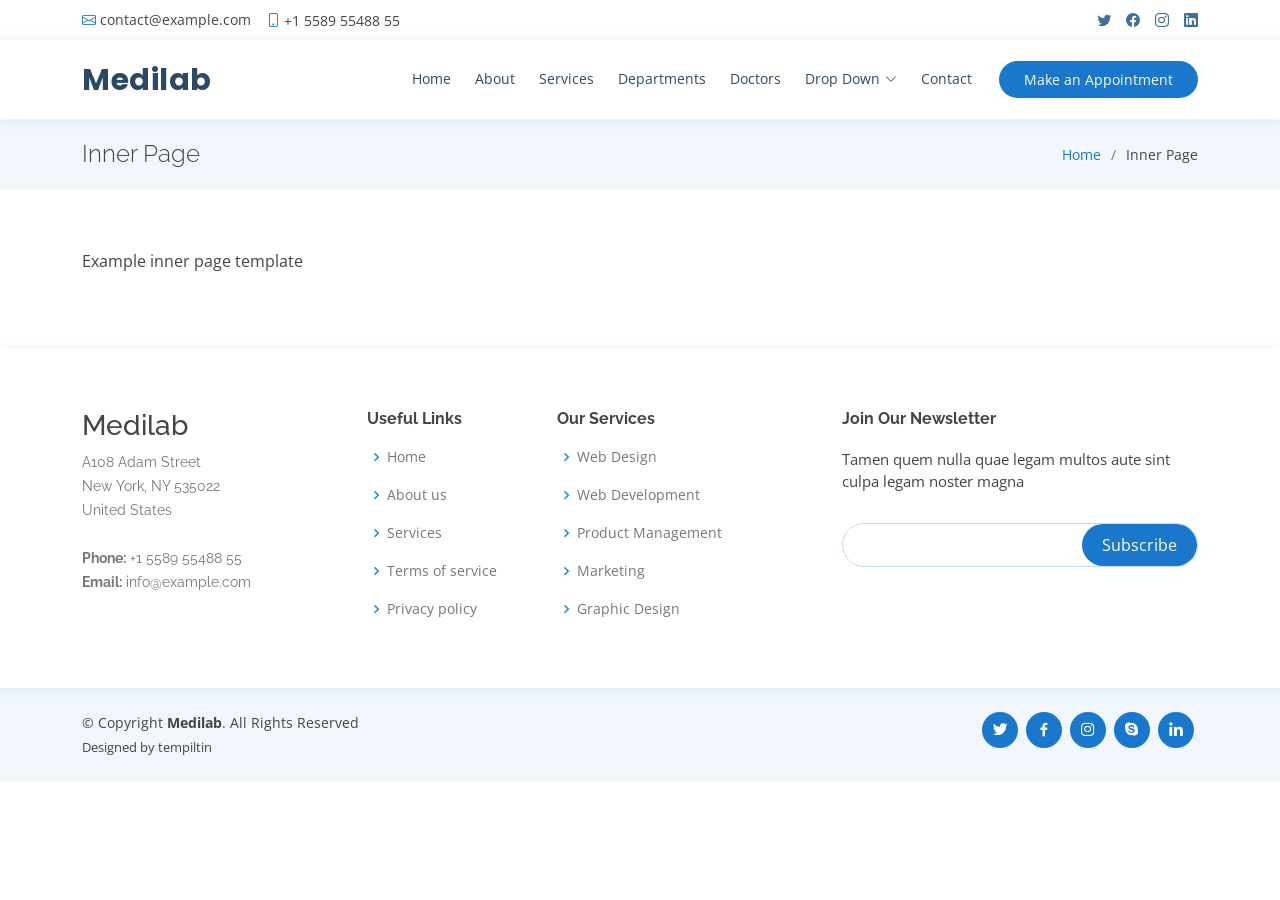
<file: inner-page.html>
<!DOCTYPE html>
<html lang="en">

<head>
  <meta charset="utf-8">
  <meta content="width=device-width, initial-scale=1.0" name="viewport">

  <title>Inner Page - Medilab</title>
  <meta content="" name="description">
  <meta content="" name="keywords">

  <!-- Favicons -->
  <link href="https://icon-library.com/images/letter-t-icon/letter-t-icon-11.jpg" rel="icon">
  <link href="assets/img/apple-touch-icon.png" rel="apple-touch-icon">

  <!-- Google Fonts -->
  <link href="https://fonts.googleapis.com/css?family=Open+Sans:300,300i,400,400i,600,600i,700,700i|Raleway:300,300i,400,400i,500,500i,600,600i,700,700i|Poppins:300,300i,400,400i,500,500i,600,600i,700,700i" rel="stylesheet">

  <!-- Vendor CSS Files -->
  <link href="assets/vendor/fontawesome-free/css/all.min.css" rel="stylesheet">
  <link href="assets/vendor/animate.css/animate.min.css" rel="stylesheet">
  <link href="assets/vendor/bootstrap/css/bootstrap.min.css" rel="stylesheet">
  <link href="assets/vendor/bootstrap-icons/bootstrap-icons.css" rel="stylesheet">
  <link href="assets/vendor/boxicons/css/boxicons.min.css" rel="stylesheet">
  <link href="assets/vendor/glightbox/css/glightbox.min.css" rel="stylesheet">
  <link href="assets/vendor/remixicon/remixicon.css" rel="stylesheet">
  <link href="assets/vendor/swiper/swiper-bundle.min.css" rel="stylesheet">

  <!-- Template Main CSS File -->
  <link href="assets/css/style.css" rel="stylesheet">

  
</head>

<body>

  <!-- ======= Top Bar ======= -->
  <div id="topbar" class="d-flex align-items-center fixed-top">
    <div class="container d-flex justify-content-between">
      <div class="contact-info d-flex align-items-center">
        <i class="bi bi-envelope"></i> <a>contact@example.com</a>
        <i class="bi bi-phone"></i> +1 5589 55488 55
      </div>
      <div class="d-none d-lg-flex social-links align-items-center">
        <a href="#" class="twitter"><i class="bi bi-twitter"></i></a>
        <a href="#" class="facebook"><i class="bi bi-facebook"></i></a>
        <a href="#" class="instagram"><i class="bi bi-instagram"></i></a>
        <a href="#" class="linkedin"><i class="bi bi-linkedin"></i></a>
      </div>
    </div>
  </div>

  <!-- ======= Header ======= -->
  <header id="header" class="fixed-top">
    <div class="container d-flex align-items-center">

      <h1 class="logo me-auto"><a href="index.html">Medilab</a></h1>
     

      <nav id="navbar" class="navbar order-last order-lg-0">
        <ul>
          <li><a class="nav-link scrollto " href="#hero">Home</a></li>
          <li><a class="nav-link scrollto" href="#about">About</a></li>
          <li><a class="nav-link scrollto" href="#services">Services</a></li>
          <li><a class="nav-link scrollto" href="#departments">Departments</a></li>
          <li><a class="nav-link scrollto" href="#doctors">Doctors</a></li>
          <li class="dropdown"><a href="#"><span>Drop Down</span> <i class="bi bi-chevron-down"></i></a>
            <ul>
              <li><a href="#">Drop Down 1</a></li>
              <li class="dropdown"><a href="#"><span>Deep Drop Down</span> <i class="bi bi-chevron-right"></i></a>
                <ul>
                  <li><a href="#">Deep Drop Down 1</a></li>
                  <li><a href="#">Deep Drop Down 2</a></li>
                  <li><a href="#">Deep Drop Down 3</a></li>
                  <li><a href="#">Deep Drop Down 4</a></li>
                  <li><a href="#">Deep Drop Down 5</a></li>
                </ul>
              </li>
              <li><a href="#">Drop Down 2</a></li>
              <li><a href="#">Drop Down 3</a></li>
              <li><a href="#">Drop Down 4</a></li>
            </ul>
          </li>
          <li><a class="nav-link scrollto" href="#contact">Contact</a></li>
        </ul>
        <i class="bi bi-list mobile-nav-toggle"></i>
      </nav><!-- .navbar -->

      <a href="#appointment" class="appointment-btn scrollto"><span class="d-none d-md-inline">Make an</span> Appointment</a>

    </div>
  </header><!-- End Header -->

  <main id="main">

    <!-- ======= Breadcrumbs Section ======= -->
    <section class="breadcrumbs">
      <div class="container">

        <div class="d-flex justify-content-between align-items-center">
          <h2>Inner Page</h2>
          <ol>
            <li><a href="index.html">Home</a></li>
            <li>Inner Page</li>
          </ol>
        </div>

      </div>
    </section><!-- End Breadcrumbs Section -->

    <section class="inner-page">
      <div class="container">
        <p>
          Example inner page template
        </p>
      </div>
    </section>

  </main><!-- End #main -->

  <!-- ======= Footer ======= -->
  <footer id="footer">

    <div class="footer-top">
      <div class="container">
        <div class="row">

          <div class="col-lg-3 col-md-6 footer-contact">
            <h3>Medilab</h3>
            <p>
              A108 Adam Street <br>
              New York, NY 535022<br>
              United States <br><br>
              <strong>Phone:</strong> +1 5589 55488 55<br>
              <strong>Email:</strong> info@example.com<br>
            </p>
          </div>

          <div class="col-lg-2 col-md-6 footer-links">
            <h4>Useful Links</h4>
            <ul>
              <li><i class="bx bx-chevron-right"></i> <a href="#">Home</a></li>
              <li><i class="bx bx-chevron-right"></i> <a href="#">About us</a></li>
              <li><i class="bx bx-chevron-right"></i> <a href="#">Services</a></li>
              <li><i class="bx bx-chevron-right"></i> <a href="#">Terms of service</a></li>
              <li><i class="bx bx-chevron-right"></i> <a href="#">Privacy policy</a></li>
            </ul>
          </div>

          <div class="col-lg-3 col-md-6 footer-links">
            <h4>Our Services</h4>
            <ul>
              <li><i class="bx bx-chevron-right"></i> <a href="#">Web Design</a></li>
              <li><i class="bx bx-chevron-right"></i> <a href="#">Web Development</a></li>
              <li><i class="bx bx-chevron-right"></i> <a href="#">Product Management</a></li>
              <li><i class="bx bx-chevron-right"></i> <a href="#">Marketing</a></li>
              <li><i class="bx bx-chevron-right"></i> <a href="#">Graphic Design</a></li>
            </ul>
          </div>

          <div class="col-lg-4 col-md-6 footer-newsletter">
            <h4>Join Our Newsletter</h4>
            <p>Tamen quem nulla quae legam multos aute sint culpa legam noster magna</p>
            <form action="" method="post">
              <input type="email" name="email"><input type="submit" value="Subscribe">
            </form>
          </div>

        </div>
      </div>
    </div>

    <div class="container d-md-flex py-4">

      <div class="me-md-auto text-center text-md-start">
        <div class="copyright">
          &copy; Copyright <strong><span>Medilab</span></strong>. All Rights Reserved
        </div>
        <div class="credits">
       
          Designed by <a >tempiltin</a>
        </div>
      </div>
      <div class="social-links text-center text-md-right pt-3 pt-md-0">
        <a href="#" class="twitter"><i class="bx bxl-twitter"></i></a>
        <a href="#" class="facebook"><i class="bx bxl-facebook"></i></a>
        <a href="#" class="instagram"><i class="bx bxl-instagram"></i></a>
        <a href="#" class="google-plus"><i class="bx bxl-skype"></i></a>
        <a href="#" class="linkedin"><i class="bx bxl-linkedin"></i></a>
      </div>
    </div>
  </footer><!-- End Footer -->

  <div id="preloader"></div>
  <a href="#" class="back-to-top d-flex align-items-center justify-content-center"><i class="bi bi-arrow-up-short"></i></a>

  <!-- Vendor JS Files -->
  <script src="assets/vendor/purecounter/purecounter.js"></script>
  <script src="assets/vendor/bootstrap/js/bootstrap.bundle.min.js"></script>
  <script src="assets/vendor/glightbox/js/glightbox.min.js"></script>
  <script src="assets/vendor/swiper/swiper-bundle.min.js"></script>
  <script src="assets/vendor/php-email-form/validate.js"></script>

  <!-- Template Main JS File -->
  <script src="assets/js/main.js"></script>

</body>

</html>
</file>
<file: assets/css/style.css>
/**
* Template Name: Medilab - v4.7.0
* Template URL: https://bootstrapmade.com/medilab-free-medical-bootstrap-theme/
* Author: BootstrapMade.com
* License: https://bootstrapmade.com/license/
*/

/*--------------------------------------------------------------
# General
--------------------------------------------------------------*/
body {
  font-family: "Open Sans", sans-serif;
  color: #444444;
}

a {
  color: #1977cc;
  text-decoration: none;
}

a:hover {
  color: #3291e6;
  text-decoration: none;
}

h1, h2, h3, h4, h5, h6 {
  font-family: "Raleway", sans-serif;
}

/*--------------------------------------------------------------
# Preloader
--------------------------------------------------------------*/
#preloader {
  position: fixed;
  top: 0;
  left: 0;
  right: 0;
  bottom: 0;
  z-index: 9999;
  overflow: hidden;
  background: #fff;
}

#preloader:before {
  content: "";
  position: fixed;
  top: calc(50% - 30px);
  left: calc(50% - 30px);
  border: 6px solid #1977cc;
  border-top-color: #d1e6f9;
  border-radius: 50%;
  width: 60px;
  height: 60px;
  -webkit-animation: animate-preloader 1s linear infinite;
  animation: animate-preloader 1s linear infinite;
}

@-webkit-keyframes animate-preloader {
  0% {
    transform: rotate(0deg);
  }
  100% {
    transform: rotate(360deg);
  }
}

@keyframes animate-preloader {
  0% {
    transform: rotate(0deg);
  }
  100% {
    transform: rotate(360deg);
  }
}
/*--------------------------------------------------------------
# Back to top button
--------------------------------------------------------------*/
.back-to-top {
  position: fixed;
  visibility: hidden;
  opacity: 0;
  right: 15px;
  bottom: 15px;
  z-index: 996;
  background: #1977cc;
  width: 40px;
  height: 40px;
  border-radius: 4px;
  transition: all 0.4s;
}
.back-to-top i {
  font-size: 28px;
  color: #fff;
  line-height: 0;
}
.back-to-top:hover {
  background: #298ce5;
  color: #fff;
}
.back-to-top.active {
  visibility: visible;
  opacity: 1;
}

.datepicker-dropdown {
  padding: 20px !important;
}

/*--------------------------------------------------------------
# Top Bar
--------------------------------------------------------------*/
#topbar {
  background: #fff;
  height: 40px;
  font-size: 14px;
  transition: all 0.5s;
  z-index: 996;
}
#topbar.topbar-scrolled {
  top: -40px;
}
#topbar .contact-info a {
  line-height: 1;
  color: #444444;
  transition: 0.3s;
}
#topbar .contact-info a:hover {
  color: #1977cc;
}
#topbar .contact-info i {
  color: #1977cc;
  padding-right: 4px;
  margin-left: 15px;
  line-height: 0;
}
#topbar .contact-info i:first-child {
  margin-left: 0;
}
#topbar .social-links a {
  color: #437099;
  padding-left: 15px;
  display: inline-block;
  line-height: 1px;
  transition: 0.3s;
}
#topbar .social-links a:hover {
  color: #1977cc;
}
#topbar .social-links a:first-child {
  border-left: 0;
}

/*--------------------------------------------------------------
# Header
--------------------------------------------------------------*/
#header {
  background: #fff;
  transition: all 0.5s;
  z-index: 997;
  padding: 15px 0;
  top: 40px;
  box-shadow: 0px 2px 15px rgba(25, 119, 204, 0.1);
}
#header.header-scrolled {
  top: 0;
}
#header .logo {
  font-size: 30px;
  margin: 0;
  padding: 0;
  line-height: 1;
  font-weight: 700;
  letter-spacing: 0.5px;
  font-family: "Poppins", sans-serif;
}
#header .logo a {
  color: #2c4964;
}
#header .logo img {
  max-height: 40px;
}

/**
* Appointment Button *
*/
.appointment-btn {
  margin-left: 25px;
  background: #1977cc;
  color: #fff;
  border-radius: 50px;
  padding: 8px 25px;
  white-space: nowrap;
  transition: 0.3s;
  font-size: 14px;
  display: inline-block;
}
.appointment-btn:hover {
  background: #166ab5;
  color: #fff;
}
@media (max-width: 768px) {
  .appointment-btn {
    margin: 0 15px 0 0;
    padding: 6px 18px;
  }
}

/*--------------------------------------------------------------
# Navigation Menu
--------------------------------------------------------------*/
/**
* Desktop Navigation 
*/
.navbar {
  padding: 0;
}
.navbar ul {
  margin: 0;
  padding: 0;
  display: flex;
  list-style: none;
  align-items: center;
}
.navbar li {
  position: relative;
}
.navbar > ul > li {
  position: relative;
  white-space: nowrap;
  padding: 8px 0 8px 20px;
}
.navbar a, .navbar a:focus {
  display: flex;
  align-items: center;
  justify-content: space-between;
  font-size: 14px;
  color: #2c4964;
  white-space: nowrap;
  transition: 0.3s;
  border-bottom: 2px solid #fff;
  padding: 5px 2px;
}
.navbar a i, .navbar a:focus i {
  font-size: 12px;
  line-height: 0;
  margin-left: 5px;
}
.navbar a:hover, .navbar .active, .navbar .active:focus, .navbar li:hover > a {
  color: #1977cc;
  border-color: #1977cc;
}
.navbar .dropdown ul {
  display: block;
  position: absolute;
  left: 20px;
  top: calc(100% + 30px);
  margin: 0;
  padding: 10px 0;
  z-index: 99;
  opacity: 0;
  visibility: hidden;
  background: #fff;
  box-shadow: 0px 0px 30px rgba(127, 137, 161, 0.25);
  transition: 0.3s;
}
.navbar .dropdown ul li {
  min-width: 200px;
}
.navbar .dropdown ul a {
  padding: 10px 20px;
  font-size: 14px;
  font-weight: 500;
  text-transform: none;
  color: #082744;
  border: none;
}
.navbar .dropdown ul a i {
  font-size: 12px;
}
.navbar .dropdown ul a:hover, .navbar .dropdown ul .active:hover, .navbar .dropdown ul li:hover > a {
  color: #1977cc;
}
.navbar .dropdown:hover > ul {
  opacity: 1;
  top: 100%;
  visibility: visible;
}
.navbar .dropdown .dropdown ul {
  top: 0;
  left: calc(100% - 30px);
  visibility: hidden;
}
.navbar .dropdown .dropdown:hover > ul {
  opacity: 1;
  top: 0;
  left: 100%;
  visibility: visible;
}
@media (max-width: 1366px) {
  .navbar .dropdown .dropdown ul {
    left: -90%;
  }
  .navbar .dropdown .dropdown:hover > ul {
    left: -100%;
  }
}

/**
* Mobile Navigation 
*/
.mobile-nav-toggle {
  color: #2c4964;
  font-size: 28px;
  cursor: pointer;
  display: none;
  line-height: 0;
  transition: 0.5s;
}
.mobile-nav-toggle.bi-x {
  color: #fff;
}

@media (max-width: 991px) {
  .mobile-nav-toggle {
    display: block;
  }

  .navbar ul {
    display: none;
  }
}
.navbar-mobile {
  position: fixed;
  overflow: hidden;
  top: 0;
  right: 0;
  left: 0;
  bottom: 0;
  background: rgba(28, 47, 65, 0.9);
  transition: 0.3s;
  z-index: 999;
}
.navbar-mobile .mobile-nav-toggle {
  position: absolute;
  top: 15px;
  right: 15px;
}
.navbar-mobile ul {
  display: block;
  position: absolute;
  top: 55px;
  right: 15px;
  bottom: 15px;
  left: 15px;
  padding: 10px 0;
  background-color: #fff;
  overflow-y: auto;
  transition: 0.3s;
}
.navbar-mobile > ul > li {
  padding: 0;
}
.navbar-mobile a, .navbar-mobile a:focus {
  padding: 10px 20px;
  font-size: 15px;
  color: #2c4964;
  border: none;
}
.navbar-mobile a:hover, .navbar-mobile .active, .navbar-mobile li:hover > a {
  color: #1977cc;
}
.navbar-mobile .getstarted, .navbar-mobile .getstarted:focus {
  margin: 15px;
}
.navbar-mobile .dropdown ul {
  position: static;
  display: none;
  margin: 10px 20px;
  padding: 10px 0;
  z-index: 99;
  opacity: 1;
  visibility: visible;
  background: #fff;
  box-shadow: 0px 0px 30px rgba(127, 137, 161, 0.25);
}
.navbar-mobile .dropdown ul li {
  min-width: 200px;
}
.navbar-mobile .dropdown ul a {
  padding: 10px 20px;
}
.navbar-mobile .dropdown ul a i {
  font-size: 12px;
}
.navbar-mobile .dropdown ul a:hover, .navbar-mobile .dropdown ul .active:hover, .navbar-mobile .dropdown ul li:hover > a {
  color: #1977cc;
}
.navbar-mobile .dropdown > .dropdown-active {
  display: block;
}

/*--------------------------------------------------------------
# Hero Section
--------------------------------------------------------------*/
#hero {
  width: 100%;
  height: 90vh;
  background: url("../img/hero-bg.jpg") top center;
  background-size: cover;
  margin-bottom: -200px;
}
#hero .container {
  position: relative;
}
#hero h1 {
  margin: 0;
  font-size: 48px;
  font-weight: 700;
  line-height: 56px;
  text-transform: uppercase;
  color: #2c4964;
}
#hero h2 {
  color: #2c4964;
  margin: 10px 0 0 0;
  font-size: 24px;
}
#hero .btn-get-started {
  font-family: "Raleway", sans-serif;
  text-transform: uppercase;
  font-weight: 500;
  font-size: 14px;
  letter-spacing: 1px;
  display: inline-block;
  padding: 12px 35px;
  margin-top: 30px;
  border-radius: 50px;
  transition: 0.5s;
  color: #fff;
  background: #1977cc;
}
#hero .btn-get-started:hover {
  background: #3291e6;
}
@media (min-width: 1024px) {
  #hero {
    background-attachment: fixed;
  }
}
@media (max-width: 992px) {
  #hero {
    margin-bottom: 0;
    height: 100vh;
  }
  #hero .container {
    padding-bottom: 63px;
  }
  #hero h1 {
    font-size: 28px;
    line-height: 36px;
  }
  #hero h2 {
    font-size: 18px;
    line-height: 24px;
    margin-bottom: 30px;
  }
}
@media (max-height: 600px) {
  #hero {
    height: 110vh;
  }
}

/*--------------------------------------------------------------
# Sections General
--------------------------------------------------------------*/
section {
  padding: 60px 0;
  overflow: hidden;
}

.section-bg {
  background-color: #f1f7fd;
}

.section-title {
  text-align: center;
  padding-bottom: 30px;
}
.section-title h2 {
  font-size: 32px;
  font-weight: bold;
  margin-bottom: 20px;
  padding-bottom: 20px;
  position: relative;
  color: #2c4964;
}
.section-title h2::before {
  content: "";
  position: absolute;
  display: block;
  width: 120px;
  height: 1px;
  background: #ddd;
  bottom: 1px;
  left: calc(50% - 60px);
}
.section-title h2::after {
  content: "";
  position: absolute;
  display: block;
  width: 40px;
  height: 3px;
  background: #1977cc;
  bottom: 0;
  left: calc(50% - 20px);
}
.section-title p {
  margin-bottom: 0;
}

/*--------------------------------------------------------------
# Breadcrumbs
--------------------------------------------------------------*/
.breadcrumbs {
  padding: 20px 0;
  background-color: #f1f7fd;
  min-height: 40px;
  margin-top: 120px;
}
@media (max-width: 992px) {
  .breadcrumbs {
    margin-top: 100px;
  }
}
.breadcrumbs h2 {
  font-size: 24px;
  font-weight: 300;
  margin: 0;
}
@media (max-width: 992px) {
  .breadcrumbs h2 {
    margin: 0 0 10px 0;
  }
}
.breadcrumbs ol {
  display: flex;
  flex-wrap: wrap;
  list-style: none;
  padding: 0;
  margin: 0;
  font-size: 14px;
}
.breadcrumbs ol li + li {
  padding-left: 10px;
}
.breadcrumbs ol li + li::before {
  display: inline-block;
  padding-right: 10px;
  color: #6c757d;
  content: "/";
}
@media (max-width: 768px) {
  .breadcrumbs .d-flex {
    display: block !important;
  }
  .breadcrumbs ol {
    display: block;
  }
  .breadcrumbs ol li {
    display: inline-block;
  }
}

/*--------------------------------------------------------------
# Why Us
--------------------------------------------------------------*/
.why-us .content {
  padding: 30px;
  background: #1977cc;
  border-radius: 4px;
  color: #fff;
}
.why-us .content h3 {
  font-weight: 700;
  font-size: 34px;
  margin-bottom: 30px;
}
.why-us .content p {
  margin-bottom: 30px;
}
.why-us .content .more-btn {
  display: inline-block;
  background: rgba(255, 255, 255, 0.2);
  padding: 6px 30px 8px 30px;
  color: #fff;
  border-radius: 50px;
  transition: all ease-in-out 0.4s;
}
.why-us .content .more-btn i {
  font-size: 14px;
}
.why-us .content .more-btn:hover {
  color: #1977cc;
  background: #fff;
}
.why-us .icon-boxes .icon-box {
  text-align: center;
  border-radius: 10px;
  background: #fff;
  box-shadow: 0px 2px 15px rgba(0, 0, 0, 0.1);
  padding: 40px 30px;
  width: 100%;
}
.why-us .icon-boxes .icon-box i {
  font-size: 40px;
  color: #1977cc;
  margin-bottom: 30px;
}
.why-us .icon-boxes .icon-box h4 {
  font-size: 20px;
  font-weight: 700;
  margin: 0 0 30px 0;
}
.why-us .icon-boxes .icon-box p {
  font-size: 15px;
  color: #848484;
}

/*--------------------------------------------------------------
# About
--------------------------------------------------------------*/
.about .icon-boxes h4 {
  font-size: 18px;
  color: #4b7dab;
  margin-bottom: 15px;
}
.about .icon-boxes h3 {
  font-size: 28px;
  font-weight: 700;
  color: #2c4964;
  margin-bottom: 15px;
}
.about .icon-box {
  margin-top: 40px;
}
.about .icon-box .icon {
  float: left;
  display: flex;
  align-items: center;
  justify-content: center;
  width: 64px;
  height: 64px;
  border: 2px solid #8dc2f1;
  border-radius: 50px;
  transition: 0.5s;
}
.about .icon-box .icon i {
  color: #1977cc;
  font-size: 32px;
}
.about .icon-box:hover .icon {
  background: #1977cc;
  border-color: #1977cc;
}
.about .icon-box:hover .icon i {
  color: #fff;
}
.about .icon-box .title {
  margin-left: 85px;
  font-weight: 700;
  margin-bottom: 10px;
  font-size: 18px;
}
.about .icon-box .title a {
  color: #343a40;
  transition: 0.3s;
}
.about .icon-box .title a:hover {
  color: #1977cc;
}
.about .icon-box .description {
  margin-left: 85px;
  line-height: 24px;
  font-size: 14px;
}
.about .video-box {
  background: url("../img/about.jpg") center center no-repeat;
  background-size: cover;
  min-height: 500px;
}
.about .play-btn {
  width: 94px;
  height: 94px;
  background: radial-gradient(#1977cc 50%, rgba(25, 119, 204, 0.4) 52%);
  border-radius: 50%;
  display: block;
  position: absolute;
  left: calc(50% - 47px);
  top: calc(50% - 47px);
  overflow: hidden;
}
.about .play-btn::after {
  content: "";
  position: absolute;
  left: 50%;
  top: 50%;
  transform: translateX(-40%) translateY(-50%);
  width: 0;
  height: 0;
  border-top: 10px solid transparent;
  border-bottom: 10px solid transparent;
  border-left: 15px solid #fff;
  z-index: 100;
  transition: all 400ms cubic-bezier(0.55, 0.055, 0.675, 0.19);
}
.about .play-btn::before {
  content: "";
  position: absolute;
  width: 120px;
  height: 120px;
  -webkit-animation-delay: 0s;
  animation-delay: 0s;
  -webkit-animation: pulsate-btn 2s;
  animation: pulsate-btn 2s;
  -webkit-animation-direction: forwards;
  animation-direction: forwards;
  -webkit-animation-iteration-count: infinite;
  animation-iteration-count: infinite;
  -webkit-animation-timing-function: steps;
  animation-timing-function: steps;
  opacity: 1;
  border-radius: 50%;
  border: 5px solid rgba(25, 119, 204, 0.7);
  top: -15%;
  left: -15%;
  background: rgba(198, 16, 0, 0);
}
.about .play-btn:hover::after {
  border-left: 15px solid #1977cc;
  transform: scale(20);
}
.about .play-btn:hover::before {
  content: "";
  position: absolute;
  left: 50%;
  top: 50%;
  transform: translateX(-40%) translateY(-50%);
  width: 0;
  height: 0;
  border: none;
  border-top: 10px solid transparent;
  border-bottom: 10px solid transparent;
  border-left: 15px solid #fff;
  z-index: 200;
  -webkit-animation: none;
  animation: none;
  border-radius: 0;
}

@-webkit-keyframes pulsate-btn {
  0% {
    transform: scale(0.6, 0.6);
    opacity: 1;
  }
  100% {
    transform: scale(1, 1);
    opacity: 0;
  }
}

@keyframes pulsate-btn {
  0% {
    transform: scale(0.6, 0.6);
    opacity: 1;
  }
  100% {
    transform: scale(1, 1);
    opacity: 0;
  }
}
/*--------------------------------------------------------------
# Counts
--------------------------------------------------------------*/
.counts {
  background: #f1f7fd;
  padding: 70px 0 60px;
}
.counts .count-box {
  padding: 30px 30px 25px 30px;
  width: 100%;
  position: relative;
  text-align: center;
  background: #fff;
}
.counts .count-box i {
  position: absolute;
  top: -25px;
  left: 50%;
  transform: translateX(-50%);
  font-size: 20px;
  background: #1977cc;
  color: #fff;
  border-radius: 50px;
  display: inline-flex;
  align-items: center;
  justify-content: center;
  width: 48px;
  height: 48px;
}
.counts .count-box span {
  font-size: 36px;
  display: block;
  font-weight: 600;
  color: #082744;
}
.counts .count-box p {
  padding: 0;
  margin: 0;
  font-family: "Raleway", sans-serif;
  font-size: 14px;
}

/*--------------------------------------------------------------
# Services
--------------------------------------------------------------*/
.services .icon-box {
  text-align: center;
  border: 1px solid #d5e1ed;
  padding: 80px 20px;
  transition: all ease-in-out 0.3s;
}
.services .icon-box .icon {
  margin: 0 auto;
  width: 64px;
  height: 64px;
  background: #1977cc;
  border-radius: 5px;
  transition: all 0.3s ease-out 0s;
  display: flex;
  align-items: center;
  justify-content: center;
  margin-bottom: 20px;
  transform-style: preserve-3d;
}
.services .icon-box .icon i {
  color: #fff;
  font-size: 28px;
}
.services .icon-box .icon::before {
  position: absolute;
  content: "";
  left: -8px;
  top: -8px;
  height: 100%;
  width: 100%;
  background: #badaf7;
  border-radius: 5px;
  transition: all 0.3s ease-out 0s;
  transform: translateZ(-1px);
}
.services .icon-box h4 {
  font-weight: 700;
  margin-bottom: 15px;
  font-size: 24px;
}
.services .icon-box h4 a {
  color: #2c4964;
}
.services .icon-box p {
  line-height: 24px;
  font-size: 14px;
  margin-bottom: 0;
}
.services .icon-box:hover {
  background: #1977cc;
  border-color: #1977cc;
}
.services .icon-box:hover .icon {
  background: #fff;
}
.services .icon-box:hover .icon i {
  color: #1977cc;
}
.services .icon-box:hover .icon::before {
  background: #3291e6;
}
.services .icon-box:hover h4 a, .services .icon-box:hover p {
  color: #fff;
}

/*--------------------------------------------------------------
# Appointments
--------------------------------------------------------------*/
.appointment .php-email-form {
  width: 100%;
}
.appointment .php-email-form .form-group {
  padding-bottom: 8px;
}
.appointment .php-email-form .validate {
  display: none;
  color: red;
  margin: 0 0 15px 0;
  font-weight: 400;
  font-size: 13px;
}
.appointment .php-email-form .error-message {
  display: none;
  color: #fff;
  background: #ed3c0d;
  text-align: left;
  padding: 15px;
  font-weight: 600;
}
.appointment .php-email-form .error-message br + br {
  margin-top: 25px;
}
.appointment .php-email-form .sent-message {
  display: none;
  color: #fff;
  background: #18d26e;
  text-align: center;
  padding: 15px;
  font-weight: 600;
}
.appointment .php-email-form .loading {
  display: none;
  background: #fff;
  text-align: center;
  padding: 15px;
}
.appointment .php-email-form .loading:before {
  content: "";
  display: inline-block;
  border-radius: 50%;
  width: 24px;
  height: 24px;
  margin: 0 10px -6px 0;
  border: 3px solid #18d26e;
  border-top-color: #eee;
  -webkit-animation: animate-loading 1s linear infinite;
  animation: animate-loading 1s linear infinite;
}
.appointment .php-email-form input, .appointment .php-email-form textarea, .appointment .php-email-form select {
  border-radius: 0;
  box-shadow: none;
  font-size: 14px;
  padding: 10px !important;
}
.appointment .php-email-form input:focus, .appointment .php-email-form textarea:focus, .appointment .php-email-form select:focus {
  border-color: #1977cc;
}
.appointment .php-email-form input, .appointment .php-email-form select {
  height: 44px;
}
.appointment .php-email-form textarea {
  padding: 10px 12px;
}
.appointment .php-email-form button[type=submit] {
  background: #1977cc;
  border: 0;
  padding: 10px 35px;
  color: #fff;
  transition: 0.4s;
  border-radius: 50px;
}
.appointment .php-email-form button[type=submit]:hover {
  background: #1c84e3;
}

/*--------------------------------------------------------------
# Departments
--------------------------------------------------------------*/
.departments {
  overflow: hidden;
}
.departments .nav-tabs {
  border: 0;
}
.departments .nav-link {
  border: 0;
  padding: 12px 15px 12px 0;
  transition: 0.3s;
  color: #2c4964;
  border-radius: 0;
  border-right: 2px solid #ebf1f6;
  font-weight: 600;
  font-size: 15px;
}
.departments .nav-link:hover {
  color: #1977cc;
}
.departments .nav-link.active {
  color: #1977cc;
  border-color: #1977cc;
}
.departments .tab-pane.active {
  -webkit-animation: fadeIn 0.5s ease-out;
  animation: fadeIn 0.5s ease-out;
}
.departments .details h3 {
  font-size: 26px;
  font-weight: 600;
  margin-bottom: 20px;
  color: #2c4964;
}
.departments .details p {
  color: #777777;
}
.departments .details p:last-child {
  margin-bottom: 0;
}
@media (max-width: 992px) {
  .departments .nav-link {
    border: 0;
    padding: 15px;
  }
  .departments .nav-link.active {
    color: #fff;
    background: #1977cc;
  }
}

/*--------------------------------------------------------------
# Doctors
--------------------------------------------------------------*/
.doctors {
  background: #fff;
}
.doctors .member {
  position: relative;
  box-shadow: 0px 2px 15px rgba(44, 73, 100, 0.08);
  padding: 30px;
  border-radius: 10px;
}
.doctors .member .pic {
  overflow: hidden;
  width: 180px;
  border-radius: 50%;
}
.doctors .member .pic img {
  transition: ease-in-out 0.3s;
}
.doctors .member:hover img {
  transform: scale(1.1);
}
.doctors .member .member-info {
  padding-left: 30px;
}
.doctors .member h4 {
  font-weight: 700;
  margin-bottom: 5px;
  font-size: 20px;
  color: #2c4964;
}
.doctors .member span {
  display: block;
  font-size: 15px;
  padding-bottom: 10px;
  position: relative;
  font-weight: 500;
}
.doctors .member span::after {
  content: "";
  position: absolute;
  display: block;
  width: 50px;
  height: 1px;
  background: #b2c8dd;
  bottom: 0;
  left: 0;
}
.doctors .member p {
  margin: 10px 0 0 0;
  font-size: 14px;
}
.doctors .member .social {
  margin-top: 12px;
  display: flex;
  align-items: center;
  justify-content: flex-start;
}
.doctors .member .social a {
  transition: ease-in-out 0.3s;
  display: flex;
  align-items: center;
  justify-content: center;
  border-radius: 50px;
  width: 32px;
  height: 32px;
  background: #a0bcd5;
}
.doctors .member .social a i {
  color: #fff;
  font-size: 16px;
  margin: 0 2px;
}
.doctors .member .social a:hover {
  background: #1977cc;
}
.doctors .member .social a + a {
  margin-left: 8px;
}

/*--------------------------------------------------------------
# Frequently Asked Questions
--------------------------------------------------------------*/
.faq .faq-list {
  padding: 0 100px;
}
.faq .faq-list ul {
  padding: 0;
  list-style: none;
}
.faq .faq-list li + li {
  margin-top: 15px;
}
.faq .faq-list li {
  padding: 20px;
  background: #fff;
  border-radius: 4px;
  position: relative;
}
.faq .faq-list a {
  display: block;
  position: relative;
  font-family: "Poppins", sans-serif;
  font-size: 16px;
  line-height: 24px;
  font-weight: 500;
  padding: 0 30px;
  outline: none;
  cursor: pointer;
}
.faq .faq-list .icon-help {
  font-size: 24px;
  position: absolute;
  right: 0;
  left: 20px;
  color: #76b5ee;
}
.faq .faq-list .icon-show, .faq .faq-list .icon-close {
  font-size: 24px;
  position: absolute;
  right: 0;
  top: 0;
}
.faq .faq-list p {
  margin-bottom: 0;
  padding: 10px 0 0 0;
}
.faq .faq-list .icon-show {
  display: none;
}
.faq .faq-list a.collapsed {
  color: #343a40;
}
.faq .faq-list a.collapsed:hover {
  color: #1977cc;
}
.faq .faq-list a.collapsed .icon-show {
  display: inline-block;
}
.faq .faq-list a.collapsed .icon-close {
  display: none;
}
@media (max-width: 1200px) {
  .faq .faq-list {
    padding: 0;
  }
}

/*--------------------------------------------------------------
# Testimonials
--------------------------------------------------------------*/
.testimonials .testimonial-wrap {
  padding-left: 50px;
}
.testimonials .testimonials-carousel, .testimonials .testimonials-slider {
  overflow: hidden;
}
.testimonials .testimonial-item {
  box-sizing: content-box;
  padding: 30px 30px 30px 60px;
  margin: 30px 15px;
  min-height: 200px;
  box-shadow: 0px 2px 12px rgba(44, 73, 100, 0.08);
  position: relative;
  background: #fff;
}
.testimonials .testimonial-item .testimonial-img {
  width: 90px;
  border-radius: 10px;
  border: 6px solid #fff;
  position: absolute;
  left: -45px;
}
.testimonials .testimonial-item h3 {
  font-size: 18px;
  font-weight: bold;
  margin: 10px 0 5px 0;
  color: #111;
}
.testimonials .testimonial-item h4 {
  font-size: 14px;
  color: #999;
  margin: 0;
}
.testimonials .testimonial-item .quote-icon-left, .testimonials .testimonial-item .quote-icon-right {
  color: #badaf7;
  font-size: 26px;
}
.testimonials .testimonial-item .quote-icon-left {
  display: inline-block;
  left: -5px;
  position: relative;
}
.testimonials .testimonial-item .quote-icon-right {
  display: inline-block;
  right: -5px;
  position: relative;
  top: 10px;
}
.testimonials .testimonial-item p {
  font-style: italic;
  margin: 15px auto 15px auto;
}
.testimonials .swiper-pagination {
  margin-top: 20px;
  position: relative;
}
.testimonials .swiper-pagination .swiper-pagination-bullet {
  width: 12px;
  height: 12px;
  background-color: #fff;
  opacity: 1;
  border: 1px solid #1977cc;
}
.testimonials .swiper-pagination .swiper-pagination-bullet-active {
  background-color: #1977cc;
}
@media (max-width: 767px) {
  .testimonials .testimonial-wrap {
    padding-left: 0;
  }
  .testimonials .testimonials-carousel, .testimonials .testimonials-slider {
    overflow: hidden;
  }
  .testimonials .testimonial-item {
    padding: 30px;
    margin: 15px;
  }
  .testimonials .testimonial-item .testimonial-img {
    position: static;
    left: auto;
  }
}

/*--------------------------------------------------------------
# Gallery
--------------------------------------------------------------*/
.gallery .gallery-item {
  overflow: hidden;
  border-right: 3px solid #fff;
  border-bottom: 3px solid #fff;
}
.gallery .gallery-item img {
  transition: all ease-in-out 0.4s;
}
.gallery .gallery-item:hover img {
  transform: scale(1.1);
}

/*--------------------------------------------------------------
# Contact
--------------------------------------------------------------*/
.contact .info {
  width: 100%;
  background: #fff;
}
.contact .info i {
  font-size: 20px;
  color: #1977cc;
  float: left;
  width: 44px;
  height: 44px;
  background: #d6e9fa;
  display: flex;
  justify-content: center;
  align-items: center;
  border-radius: 50px;
  transition: all 0.3s ease-in-out;
}
.contact .info h4 {
  padding: 0 0 0 60px;
  font-size: 22px;
  font-weight: 600;
  margin-bottom: 5px;
  color: #2c4964;
}
.contact .info p {
  padding: 0 0 0 60px;
  margin-bottom: 0;
  font-size: 14px;
  color: #4b7dab;
}
.contact .info .email, .contact .info .phone {
  margin-top: 40px;
}
.contact .info .email:hover i, .contact .info .address:hover i, .contact .info .phone:hover i {
  background: #1977cc;
  color: #fff;
}
.contact .php-email-form {
  width: 100%;
  background: #fff;
}
.contact .php-email-form .form-group {
  padding-bottom: 8px;
}
.contact .php-email-form .error-message {
  display: none;
  color: #fff;
  background: #ed3c0d;
  text-align: left;
  padding: 15px;
  font-weight: 600;
}
.contact .php-email-form .error-message br + br {
  margin-top: 25px;
}
.contact .php-email-form .sent-message {
  display: none;
  color: #fff;
  background: #18d26e;
  text-align: center;
  padding: 15px;
  font-weight: 600;
}
.contact .php-email-form .loading {
  display: none;
  background: #fff;
  text-align: center;
  padding: 15px;
}
.contact .php-email-form .loading:before {
  content: "";
  display: inline-block;
  border-radius: 50%;
  width: 24px;
  height: 24px;
  margin: 0 10px -6px 0;
  border: 3px solid #18d26e;
  border-top-color: #eee;
  -webkit-animation: animate-loading 1s linear infinite;
  animation: animate-loading 1s linear infinite;
}
.contact .php-email-form input, .contact .php-email-form textarea {
  border-radius: 0;
  box-shadow: none;
  font-size: 14px;
}
.contact .php-email-form input {
  height: 44px;
}
.contact .php-email-form textarea {
  padding: 10px 12px;
}
.contact .php-email-form button[type=submit] {
  background: #1977cc;
  border: 0;
  padding: 10px 35px;
  color: #fff;
  transition: 0.4s;
  border-radius: 50px;
}
.contact .php-email-form button[type=submit]:hover {
  background: #1c84e3;
}
@-webkit-keyframes animate-loading {
  0% {
    transform: rotate(0deg);
  }
  100% {
    transform: rotate(360deg);
  }
}
@keyframes animate-loading {
  0% {
    transform: rotate(0deg);
  }
  100% {
    transform: rotate(360deg);
  }
}

/*--------------------------------------------------------------
# Footer
--------------------------------------------------------------*/
#footer {
  color: #444444;
  font-size: 14px;
  background: #f1f7fd;
}
#footer .footer-top {
  padding: 60px 0 30px 0;
  background: #fff;
  box-shadow: 0px 2px 15px rgba(25, 119, 204, 0.1);
}
#footer .footer-top .footer-contact {
  margin-bottom: 30px;
}
#footer .footer-top .footer-contact h4 {
  font-size: 22px;
  margin: 0 0 30px 0;
  padding: 2px 0 2px 0;
  line-height: 1;
  font-weight: 700;
}
#footer .footer-top .footer-contact p {
  font-size: 14px;
  line-height: 24px;
  margin-bottom: 0;
  font-family: "Raleway", sans-serif;
  color: #777777;
}
#footer .footer-top h4 {
  font-size: 16px;
  font-weight: bold;
  color: #444444;
  position: relative;
  padding-bottom: 12px;
}
#footer .footer-top .footer-links {
  margin-bottom: 30px;
}
#footer .footer-top .footer-links ul {
  list-style: none;
  padding: 0;
  margin: 0;
}
#footer .footer-top .footer-links ul i {
  padding-right: 2px;
  color: #1c84e3;
  font-size: 18px;
  line-height: 1;
}
#footer .footer-top .footer-links ul li {
  padding: 10px 0;
  display: flex;
  align-items: center;
}
#footer .footer-top .footer-links ul li:first-child {
  padding-top: 0;
}
#footer .footer-top .footer-links ul a {
  color: #777777;
  transition: 0.3s;
  display: inline-block;
  line-height: 1;
}
#footer .footer-top .footer-links ul a:hover {
  text-decoration: none;
  color: #1977cc;
}
#footer .footer-newsletter {
  font-size: 15px;
}
#footer .footer-newsletter h4 {
  font-size: 16px;
  font-weight: bold;
  color: #444444;
  position: relative;
  padding-bottom: 12px;
}
#footer .footer-newsletter form {
  margin-top: 30px;
  background: #fff;
  padding: 6px 10px;
  position: relative;
  border-radius: 50px;
  text-align: left;
  border: 1px solid #bfdcf7;
}
#footer .footer-newsletter form input[type=email] {
  border: 0;
  padding: 4px 8px;
  width: calc(100% - 100px);
}
#footer .footer-newsletter form input[type=submit] {
  position: absolute;
  top: 0;
  right: 0;
  bottom: 0;
  border: 0;
  background: none;
  font-size: 16px;
  padding: 0 20px;
  background: #1977cc;
  color: #fff;
  transition: 0.3s;
  border-radius: 50px;
}
#footer .footer-newsletter form input[type=submit]:hover {
  background: #1c84e3;
}
#footer .credits {
  padding-top: 5px;
  font-size: 13px;
  color: #444444;
}
#footer .social-links a {
  font-size: 18px;
  display: inline-block;
  background: #1977cc;
  color: #fff;
  line-height: 1;
  padding: 8px 0;
  margin-right: 4px;
  border-radius: 50%;
  text-align: center;
  width: 36px;
  height: 36px;
  transition: 0.3s;
}
#footer .social-links a:hover {
  background: #1c84e3;
  color: #fff;
  text-decoration: none;
}
</file>
